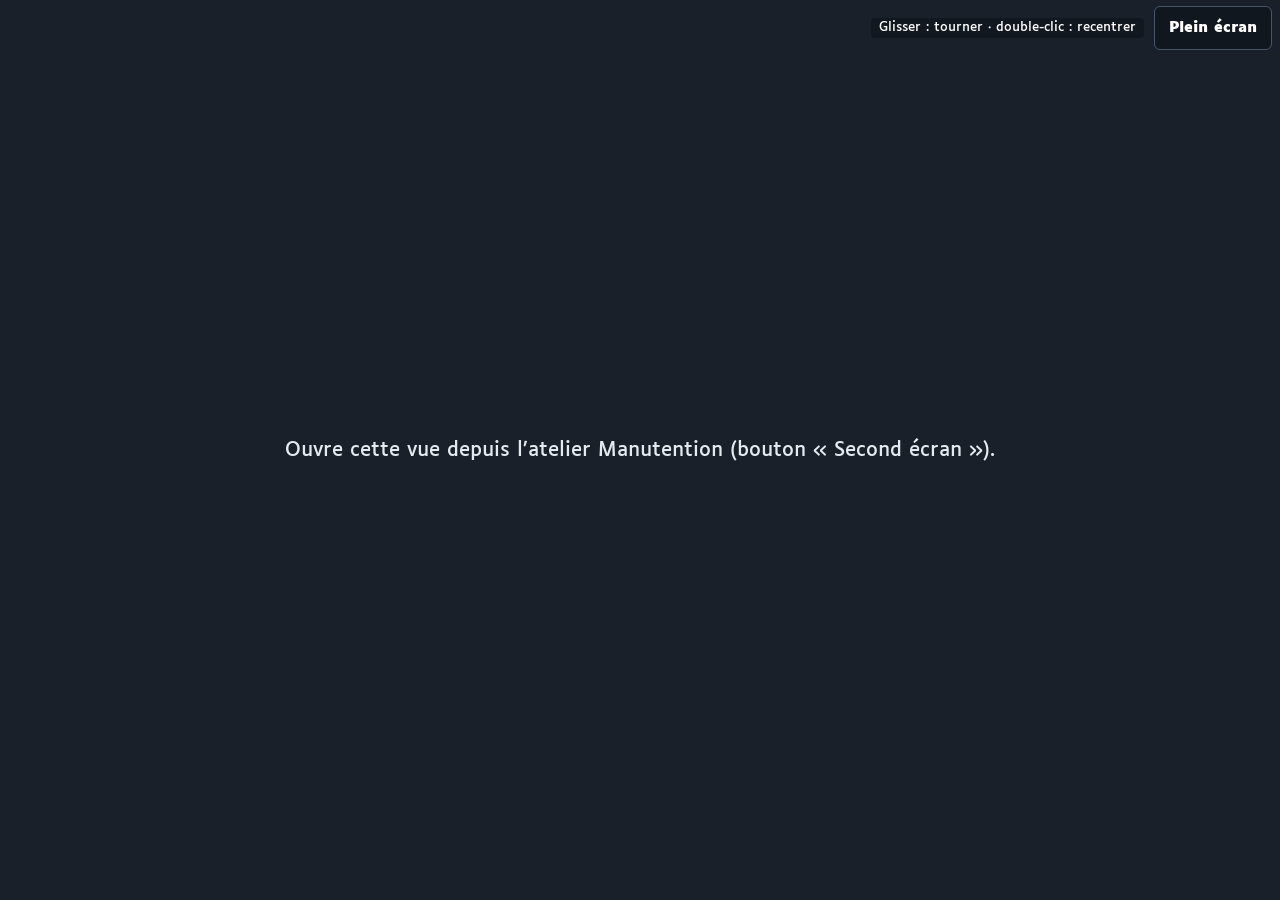
<file: vue.html>
<!DOCTYPE html>
<html lang="fr">
<head>
<meta charset="utf-8">
<meta name="viewport" content="width=device-width, initial-scale=1">
<title>Cody — Vue 3D</title>
<link rel="icon" href="data:,">
<link rel="stylesheet" href="tortue.css">
</head>
<!-- Vue 3D de l'atelier Manutention, ouverte sur un second écran par manutention.html (bouton « Second écran ») -->
<body class="page-vue">
<main class="vue-seule" id="vue">
  <canvas id="v-bras" class="vue-3d" role="img" aria-label="Bras de manutention en 3D" hidden></canvas>
  <canvas id="v-tri" class="vue-3d" role="img" aria-label="Centre de tri en 3D" hidden></canvas>
  <canvas id="v-pivot" class="vue-3d" role="img" aria-label="Bras pivotant en 3D" hidden></canvas>
  <canvas id="v-rail" class="vue-3d" role="img" aria-label="Bras pivotant sur rail en 3D" hidden></canvas>
  <p class="vue-titre" id="vue-titre"></p>
  <p class="vue-message" id="vue-message">Connexion à l'atelier…</p>
  <div class="vue-outils">
    <p class="aide-3d">Glisser : tourner · double-clic : recentrer</p>
    <button class="btn btn-mini" id="plein-ecran" type="button">Plein écran</button>
  </div>
</main>
<script src="js/three.min.js"></script>
<script src="js/commun-3d.js"></script>
<script src="js/manutention-decors.js"></script>
<script src="js/manutention-3d.js"></script>
<script src="js/tri-3d.js"></script>
<script src="js/pivot-3d.js"></script>
<script src="js/vue-ecran.js"></script>
</body>
</html>
</file>
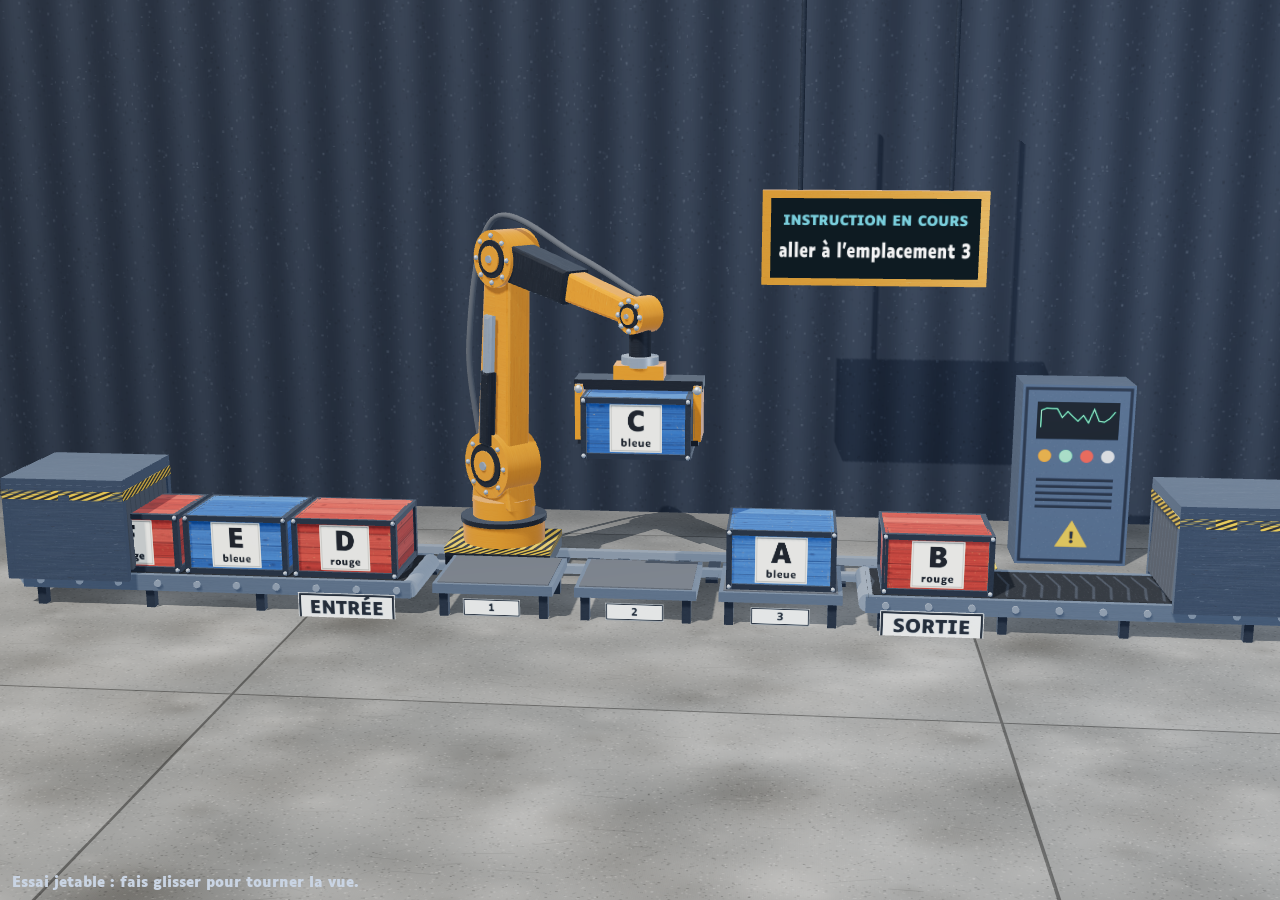
<file: docs/essais/bras-et-tapis.html>
<!DOCTYPE html>
<html lang="fr">
<head>
<meta charset="utf-8">
<title>Cody — essai bras et tapis (jetable)</title>
<link rel="icon" href="data:,">
<style>
  @font-face{font-family:Luciole;src:url(../../fonts/Luciole-Bold.woff2) format("woff2");font-weight:700}
  html,body{margin:0;height:100%;background:#1a2029;overflow:hidden}
  canvas{display:block;cursor:grab}
  p{position:fixed;left:12px;bottom:8px;margin:0;color:#c9d4e3;font:14px Luciole,sans-serif}
</style>
</head>
<body>
<p id="note">Essai jetable : fais glisser pour tourner la vue.</p>
<script src="../../js/three.min.js"></script>
<script>
(async () => {
await document.fonts.load("700 40px Luciole").catch(() => {});
const T = THREE;
const rendu = new T.WebGLRenderer({ antialias: true });
rendu.setPixelRatio(Math.min(devicePixelRatio, 2));
rendu.shadowMap.enabled = true;
rendu.shadowMap.type = T.PCFSoftShadowMap;
rendu.outputEncoding = T.sRGBEncoding;
rendu.toneMapping = T.ACESFilmicToneMapping;
rendu.toneMappingExposure = .86;
document.body.prepend(rendu.domElement);
const monde = new T.Scene();
monde.background = new T.Color(0x1a2029);
monde.fog = new T.Fog(0x1a2029, 28, 55);

/* ---------- Textures dessinées dans le code ---------- */
let graine = 7;
const hasard = () => (graine = (graine * 16807) % 2147483647) / 2147483647;
function texture(l, h, dessin, rx = 1, ry = 1, couleur = true) {
  const c = document.createElement("canvas"); c.width = l; c.height = h;
  dessin(c.getContext("2d"), l, h);
  const t = new T.CanvasTexture(c);
  t.wrapS = t.wrapT = T.RepeatWrapping; t.repeat.set(rx, ry);
  t.anisotropy = rendu.capabilities.getMaxAnisotropy();
  if (couleur) t.encoding = T.sRGBEncoding;
  return t;
}
function grain(g, l, h, n, a, taille = 2) {
  for (let i = 0; i < n; i++) {
    g.fillStyle = hasard() > .5 ? `rgba(255,255,255,${hasard() * a})` : `rgba(0,0,0,${hasard() * a})`;
    g.fillRect(hasard() * l, hasard() * h, 1 + hasard() * taille, 1 + hasard() * taille);
  }
}
function rayures(g, l, h, n, coul, long = 40) {
  g.strokeStyle = coul;
  for (let i = 0; i < n; i++) {
    const x = hasard() * l, y = hasard() * h;
    g.lineWidth = .4 + hasard();
    g.beginPath(); g.moveTo(x, y); g.lineTo(x + (hasard() - .5) * long, y + (hasard() - .5) * long * .3); g.stroke();
  }
}
const beton = texture(1024, 1024, (g, l, h) => {
  g.fillStyle = "#8b8e90"; g.fillRect(0, 0, l, h);
  for (let i = 0; i < 260; i++) {
    const x = hasard() * l, y = hasard() * h, r = 20 + hasard() * 130;
    const d = g.createRadialGradient(x, y, 0, x, y, r), v = hasard() > .5 ? "255,255,255" : "40,36,30";
    d.addColorStop(0, `rgba(${v},.10)`); d.addColorStop(1, `rgba(${v},0)`);
    g.fillStyle = d; g.fillRect(x - r, y - r, 2 * r, 2 * r);
  }
  grain(g, l, h, 26000, .22);
  rayures(g, l, h, 160, "rgba(40,40,40,.18)", 120);
  g.strokeStyle = "rgba(30,30,30,.45)"; g.lineWidth = 4; g.strokeRect(0, 0, l, h);
}, 5, 3);
const tole = texture(512, 512, (g, l, h) => {
  for (let x = 0; x < l; x++) {
    const v = 60 + Math.sin(x / l * Math.PI * 16) * 8;
    g.fillStyle = `rgb(${v - 8},${v},${v + 12})`; g.fillRect(x, 0, 1, h);
  }
  grain(g, l, h, 5000, .10);
}, 6, 2);
const acier = (base, usure = 1) => texture(512, 512, (g, l, h) => {
  g.fillStyle = base; g.fillRect(0, 0, l, h);
  for (let i = 0; i < 1800; i++) {
    g.fillStyle = `rgba(${hasard() > .5 ? "255,255,255" : "0,0,0"},${hasard() * .06})`;
    g.fillRect(hasard() * l, hasard() * h, 40 + hasard() * 160, 1);
  }
  grain(g, l, h, 3500, .12);
  rayures(g, l, h, 70 * usure, "rgba(225,230,235,.35)");
  rayures(g, l, h, 40 * usure, "rgba(60,35,15,.35)");
});
const metal = (carte, m = .65, r = .45) => new T.MeshStandardMaterial({ map: carte, metalness: m, roughness: r });
const ACIER = metal(acier("#6f7c8c")), SOMBRE = metal(acier("#39424e"), .6, .55), CLAIR = metal(acier("#b9c0c8", .5), .85, .3);
const PETROLE = metal(acier("#157884"), .4, .45), CAOUTCHOUC = new T.MeshStandardMaterial({ color: 0x15171a, roughness: .9 });

/* ---------- Reflets : un petit atelier virtuel pour éclairer les métaux ---------- */
const pmrem = new T.PMREMGenerator(rendu), reflets = new T.Scene();
reflets.background = new T.Color(0x59636f);
for (const [x, y, z, l, h] of [[0, 9, 0, 14, 3], [-9, 4, 4, 3, 8], [9, 5, 6, 3, 6]]) {
  const p = new T.Mesh(new T.PlaneGeometry(l, h), new T.MeshBasicMaterial({ color: 0xffffff, side: T.DoubleSide }));
  p.position.set(x, y, z); p.lookAt(0, 0, 0); reflets.add(p);
}
monde.environment = pmrem.fromScene(reflets, .04).texture;

/* ---------- Outils ---------- */
function objet(geo, mat, x, y, z, parent = monde) {
  const m = new T.Mesh(geo, mat); m.position.set(x, y, z);
  m.castShadow = m.receiveShadow = true; parent.add(m); return m;
}
const bloc = (l, h, p, mat, x, y, z, parent) => objet(new T.BoxGeometry(l, h, p), mat, x, y, z, parent);
const cyl = (r, h, mat, x, y, z, parent, n = 24) => objet(new T.CylinderGeometry(r, r, h, n), mat, x, y, z, parent);
const boulon = (x, y, z) => { cyl(.055, .06, CLAIR, x, y, z, monde, 6).rotation.x = Math.PI / 2; };

/* ---------- Décor ---------- */
const sol = objet(new T.PlaneGeometry(60, 30), new T.MeshStandardMaterial({ map: beton, color: 0xa9a39a, roughness: .95, envMapIntensity: .35 }), 0, 0, 0);
sol.rotation.x = -Math.PI / 2;
objet(new T.PlaneGeometry(60, 22), new T.MeshStandardMaterial({ map: tole, metalness: .35, roughness: .65 }), 0, 11, -7);
const danger = (rx, ry) => texture(256, 256, (g, l, h) => {
  g.fillStyle = "#e0a81e"; g.fillRect(0, 0, l, h); g.fillStyle = "#22262c";
  for (let i = -l; i < l * 2; i += 128) { g.beginPath(); g.moveTo(i, 0); g.lineTo(i + 64, 0); g.lineTo(i - h + 64, h); g.lineTo(i - h, h); g.fill(); }
  grain(g, l, h, 2500, .3);
}, rx, ry);
const peint = (rx, ry) => new T.MeshStandardMaterial({ map: danger(rx, ry), roughness: .75 });
function plaque(texte, l = 1.1) {
  const t = texture(512, 160, (g, w, h) => {
    g.fillStyle = "#e9ebe6"; g.fillRect(0, 0, w, h); grain(g, w, h, 900, .12);
    g.strokeStyle = "#20262e"; g.lineWidth = 12; g.strokeRect(10, 10, w - 20, h - 20);
    g.fillStyle = "#20262e"; g.font = "700 96px Luciole, sans-serif"; g.textAlign = "center"; g.textBaseline = "middle";
    g.fillText(texte, w / 2, h / 2 + 6);
  });
  return [new T.PlaneGeometry(l, l * .3125), new T.MeshStandardMaterial({ map: t, roughness: .6 })];
}

const L = 1.85, H = 1.1, P = 1.5;
function bois(g, l, h, teinte) {
  g.fillStyle = teinte; g.fillRect(0, 0, l, h);
  const n = 4, e = h / n;
  for (let i = 0; i < n; i++) {
    g.fillStyle = `rgba(${hasard() > .5 ? "255,255,255" : "0,0,0"},${.03 + hasard() * .07})`; g.fillRect(0, i * e, l, e);
    for (let k = 0; k < 26; k++) {
      const y = i * e + hasard() * e;
      g.strokeStyle = `rgba(30,15,5,${.08 + hasard() * .2})`; g.lineWidth = .6 + hasard() * 1.8;
      g.beginPath(); g.moveTo(0, y);
      for (let x = 0; x <= l; x += 40) g.lineTo(x, y + Math.sin(x / 90 + k) * 3 * hasard());
      g.stroke();
    }
    for (let k = 0; k < 2; k++) {
      const x = hasard() * l, y = i * e + e * (.25 + hasard() * .5);
      for (let r = 12; r > 2; r -= 3) { g.strokeStyle = "rgba(35,18,6,.28)"; g.beginPath(); g.ellipse(x, y, r * 1.8, r * .6, 0, 0, 7); g.stroke(); }
    }
    g.fillStyle = "rgba(0,0,0,.5)"; g.fillRect(0, i * e, l, 4);
    g.fillStyle = "rgba(255,255,255,.16)"; g.fillRect(0, i * e + 4, l, 2);
  }
  /* Peinture écaillée : le bois nu réapparaît */
  for (let i = 0; i < 150; i++) {
    const bord = hasard() > .35;
    const x = bord ? (hasard() > .5 ? hasard() * 40 : l - hasard() * 40) : hasard() * l, y = hasard() * h;
    g.fillStyle = `rgba(184,140,88,${.25 + hasard() * .5})`;
    g.beginPath(); g.ellipse(x, y, 1 + hasard() * 7, .8 + hasard() * 2.5, hasard() * .5, 0, 7); g.fill();
  }
  rayures(g, l, h, 90, "rgba(240,225,200,.28)", 70);
  grain(g, l, h, 7000, .14);
}
function faceCaisse(teinte, lettre, nom) {
  return new T.MeshStandardMaterial({ roughness: .72, metalness: .05, map: texture(740, 440, (g, l, h) => {
    bois(g, l, h, teinte);
    if (!lettre) return;
    const x = l / 2 - 185, y = h / 2 - 170;
    g.fillStyle = "#efeadb"; g.fillRect(x, y, 370, 340); grain(g, l, h, 900, .1);
    g.strokeStyle = "rgba(30,30,30,.55)"; g.lineWidth = 5; g.strokeRect(x + 10, y + 10, 350, 320);
    g.fillStyle = "#191d24"; g.textAlign = "center"; g.textBaseline = "middle";
    g.font = "700 200px Luciole, sans-serif"; g.fillText(lettre, l / 2, y + 135);
    g.font = "700 76px Luciole, sans-serif"; g.fillText(nom, l / 2, y + 280);
  }) });
}
function caisse(x, y, teinte, lettre, nom) {
  const g = new T.Group(); g.position.set(x, y, 0); monde.add(g);
  const nu = faceCaisse(teinte), marque = faceCaisse(teinte, lettre, nom);
  bloc(L, H, P, [nu, nu, nu, nu, marque, nu], 0, H / 2, 0, g);
  const e = .1;
  for (const sy of [e / 2, H - e / 2]) for (const sz of [-P / 2, P / 2]) bloc(L + .04, e, e, SOMBRE, 0, sy, sz, g);
  for (const sy of [e / 2, H - e / 2]) for (const sx of [-L / 2, L / 2]) bloc(e, e, P + .04, SOMBRE, sx, sy, 0, g);
  for (const sx of [-L / 2, L / 2]) for (const sz of [-P / 2, P / 2]) {
    bloc(e, H, e, SOMBRE, sx, H / 2, sz, g);
    for (const sy of [e / 2, H - e / 2]) objet(new T.SphereGeometry(.042, 12, 10), CLAIR, sx, sy, sz + Math.sign(sz) * .052, g);
  }
}

/* ---------- Postes : trois piles au centre ---------- */
function pied(x, z, h) { bloc(.16, h, .16, SOMBRE, x, h / 2, z); }
for (const [nom, x] of [["1", -2.6], ["2", 0], ["3", 2.6]]) {
  bloc(2.2, .18, 1.85, ACIER, x, .55, 0);
  bloc(2.04, .02, 1.7, CAOUTCHOUC, x, .65, 0);
  for (const dx of [-.92, .92]) for (const dz of [-.75, .75]) pied(x + dx, dz, .48);
  objet(...plaque(nom, 1.05), x, .24, 1.0);
}

/* ---------- Tapis roulants ---------- */
const bande = texture(512, 128, (g, l, h) => {
  g.fillStyle = "#1d2024"; g.fillRect(0, 0, l, h);
  g.strokeStyle = "#33383f"; g.lineWidth = 10;
  for (let x = 0; x < l; x += 64) { g.beginPath(); g.moveTo(x, 8); g.lineTo(x + 26, h / 2); g.lineTo(x, h - 8); g.stroke(); }
  grain(g, l, h, 2500, .12);
}, 3, 1);
function tapis(x0, x1, nom) {
  const l = x1 - x0, m = (x0 + x1) / 2;
  bloc(l, .1, 1.62, new T.MeshStandardMaterial({ map: bande, roughness: .85 }), m, .6, 0);
  for (const z of [-.9, .9]) {
    bloc(l + .1, .3, .12, ACIER, m, .5, z);
    for (let x = x0 + .3; x < x1; x += .75) cyl(.065, .06, CLAIR, x, .5, z + Math.sign(z) * .07, monde, 16).rotation.x = Math.PI / 2;
  }
  for (let x = x0 + .25; x <= x1; x += 2.1) for (const z of [-.8, .8]) pied(x, z, .45);
  for (const x of [x0, x1]) cyl(.17, 1.7, CLAIR, x, .5, 0).rotation.x = Math.PI / 2;
  objet(...plaque(nom, 1.8), nom === "ENTRÉE" ? x1 - 1.1 : x0 + 1.1, .18, 1.12);
}
tapis(-11.4, -4.15, "ENTRÉE");
tapis(4.15, 11.4, "SORTIE");

/* Capots : les caisses suivantes sont cachées, comme dans l'exercice */
function capot(x, sens) {
  const G = metal(acier("#4a5666"), .55, .5);
  bloc(2.3, .22, 2.2, G, x, 2.35, 0);
  bloc(2.3, 1.8, .14, G, x, 1.45, 1.04);
  bloc(2.3, 1.8, .14, G, x, 1.45, -1.04);
  bloc(.14, 1.8, 2.2, G, x - sens * 1.08, 1.45, 0);
  bloc(2.32, .18, 2.22, peint(5, 1), x, 2.16, 0);
  for (let z = -.85; z <= .86; z += .21) bloc(.05, 1.35, .17, CAOUTCHOUC, x + sens * 1.12, 1.4, z).rotation.z = sens * .03;
}
capot(-10.5, 1);
capot(10.5, -1);

/* ---------- Bras articulé sur un rail, derrière les postes ---------- */
const ORANGE = metal(acier("#e8860f", .7), .35, .42), NOIR = metal(acier("#2b3038"), .5, .5);
const RAIL = -2.45;
for (const dz of [-.55, .55]) bloc(13, .16, .18, CLAIR, 0, .14, RAIL + dz);
for (let x = -6.2; x <= 6.2; x += .62) bloc(.24, .07, 1.6, SOMBRE, x, .04, RAIL);
for (const x of [-6.55, 6.55]) bloc(.3, .45, 1.6, peint(1, 1), x, .25, RAIL);

const v = (x, y, z) => new T.Vector3(x, y, z);
/* Pièce allongée entre deux points, plus large au départ qu'à l'arrivée */
function segment(a, b, l0, l1, ep, mat) {
  const d = b.clone().sub(a), long = d.length();
  const forme = new T.Shape();
  forme.moveTo(-l0 / 2, 0); forme.lineTo(l0 / 2, 0); forme.lineTo(l1 / 2, long); forme.lineTo(-l1 / 2, long); forme.closePath();
  const geo = new T.ExtrudeGeometry(forme, { depth: ep, bevelEnabled: true, bevelSize: .06, bevelThickness: .06, bevelSegments: 2 });
  geo.translate(0, 0, -ep / 2);
  const uv = geo.attributes.uv;
  for (let i = 0; i < uv.count; i++) uv.setXY(i, uv.getX(i) * .45, uv.getY(i) * .45);
  const m = objet(geo, mat, a.x, a.y, a.z);
  const axeY = d.clone().normalize();
  const axeZ = normale.clone().sub(axeY.clone().multiplyScalar(normale.dot(axeY))).normalize();
  const axeX = axeY.clone().cross(axeZ);
  m.quaternion.setFromRotationMatrix(new T.Matrix4().makeBasis(axeX, axeY, axeZ));
  return m;
}
function articulation(p, r, ep) {
  const disque = (rayon, long, mat) => {
    const m = cyl(rayon, long, mat, p.x, p.y, p.z, monde, 40);
    m.quaternion.setFromUnitVectors(v(0, 1, 0), normale);
    return m;
  };
  disque(r, ep, ORANGE); disque(r * .66, ep + .08, NOIR); disque(r * .46, ep + .14, ORANGE); disque(r * .13, ep + .22, CLAIR);
  const cote = normale.clone().cross(v(0, 1, 0)).normalize();
  for (let k = 0; k < 8; k++) {
    const a = k * Math.PI / 4;
    const q = p.clone().add(cote.clone().multiplyScalar(Math.cos(a) * r * .82)).add(v(0, Math.sin(a) * r * .82, 0))
      .add(normale.clone().multiplyScalar(ep / 2 + .02));
    objet(new T.SphereGeometry(.05, 10, 8), CLAIR, q.x, q.y, q.z);
  }
}

/* Scène montrée : la pince tient la caisse C au-dessus de l'emplacement 2 */
const cible = { x: 0, dessous: 3.0 };
const sommet = cible.dessous + 1.1 + .02;
const base = v(cible.x - 3.0, 2.15, RAIL);
const poignet = v(cible.x, sommet + 1.35, 0);
const horiz = v(poignet.x - base.x, 0, poignet.z - base.z), r = horiz.length(), u = horiz.normalize();
const normale = u.clone().cross(v(0, 1, 0)).normalize();
if (normale.z < 0) normale.negate();
const L1 = 4.1, L2 = 3.7, dh = poignet.y - base.y, d = Math.min(Math.hypot(r, dh), L1 + L2 - .01);
const a0 = Math.atan2(dh, r), a1 = a0 + Math.acos((L1 * L1 + d * d - L2 * L2) / (2 * L1 * d));
const coude = base.clone().add(u.clone().multiplyScalar(L1 * Math.cos(a1))).add(v(0, L1 * Math.sin(a1), 0));
/* Chariot et colonne */
bloc(2.1, .34, 1.55, NOIR, base.x, .39, RAIL);
bloc(2.12, .12, 1.57, peint(6, 1), base.x, .52, RAIL);
cyl(.82, .42, ORANGE, base.x, .79, RAIL, monde, 40);
cyl(.86, .1, NOIR, base.x, 1.04, RAIL, monde, 40);
cyl(.62, .36, ORANGE, base.x, 1.27, RAIL, monde, 40);
segment(v(base.x, 1.35, RAIL), base, 1.05, .8, .62, ORANGE);
/* Bras, avant-bras, poignet */
segment(base, coude, .85, .6, .46, ORANGE);
const milieu = coude.clone().lerp(poignet, .52);
segment(coude, milieu, .62, .52, .52, NOIR);
segment(milieu, poignet, .44, .3, .34, ORANGE);
articulation(base, .66, .86);
articulation(coude, .55, .78);
articulation(poignet, .33, .52);
/* Vérin le long du bras */
const d0 = base.clone().lerp(coude, .12).add(normale.clone().multiplyScalar(.42));
const d1 = base.clone().lerp(coude, .72).add(normale.clone().multiplyScalar(.42));
segment(d0, d0.clone().lerp(d1, .55), .17, .17, .1, NOIR);
segment(d0.clone().lerp(d1, .5), d1, .1, .1, .06, CLAIR);
/* Câble */
const courbe = new T.CatmullRomCurve3([base.clone().add(v(-.5, .2, -.3)), base.clone().lerp(coude, .5).add(v(-.75, .35, -.2)),
  coude.clone().add(v(-.25, .75, -.1)), coude.clone().lerp(poignet, .55).add(v(0, .55, -.2)), poignet.clone().add(v(0, .3, -.25))]);
objet(new T.TubeGeometry(courbe, 80, .06, 8), CAOUTCHOUC, 0, 0, 0);
/* Pince verticale */
cyl(.2, poignet.y - (sommet + .45), NOIR, cible.x, (poignet.y + sommet + .45) / 2, 0);
cyl(.34, .18, CLAIR, cible.x, sommet + .52, 0);
bloc(.9, .26, .6, ORANGE, cible.x, sommet + .34, 0);
bloc(2.3, .18, .66, NOIR, cible.x, sommet + .13, 0);
for (const s of [-1, 1]) {
  bloc(.14, 1.0, .82, ORANGE, cible.x + s * 1.06, sommet - .36, 0);
  bloc(.07, .55, .68, CAOUTCHOUC, cible.x + s * .975, sommet - .56, 0);
  bloc(.26, .1, .82, NOIR, cible.x + s * .95, sommet - .89, 0);
  objet(new T.SphereGeometry(.09, 16, 12), CLAIR, cible.x + s * 1.06, sommet + .06, .36);
}

/* ---------- Décor : armoire de commande et écran ---------- */
const facade = texture(384, 640, (g, l, h) => {
  g.fillStyle = "#46566b"; g.fillRect(0, 0, l, h); grain(g, l, h, 3000, .1);
  g.strokeStyle = "#222b38"; g.lineWidth = 10; g.strokeRect(14, 14, l - 28, h - 28);
  g.fillStyle = "#101820"; g.fillRect(52, 60, 280, 130);
  g.strokeStyle = "#54e0a0"; g.lineWidth = 4; g.beginPath(); g.moveTo(66, 150);
  for (let x = 66; x < 320; x += 18) g.lineTo(x, 150 - hasard() * 70);
  g.stroke();
  for (let i = 0; i < 4; i++) { g.fillStyle = ["#e8860f", "#54e0a0", "#d8453a", "#d9dee5"][i]; g.beginPath(); g.arc(85 + i * 72, 250, 22, 0, 7); g.fill(); }
  g.fillStyle = "#222b38"; for (let y = 330; y < 450; y += 24) g.fillRect(60, y, 264, 10);
  g.fillStyle = "#e0a81e"; g.beginPath(); g.moveTo(192, 480); g.lineTo(248, 575); g.lineTo(136, 575); g.fill();
  g.fillStyle = "#222b38"; g.font = "700 56px Luciole, sans-serif"; g.textAlign = "center"; g.fillText("!", 192, 562);
});
const cote = metal(acier("#3d4a5c"), .4, .6);
bloc(2.2, 3.7, 1.1, [cote, cote, cote, cote, new T.MeshStandardMaterial({ map: facade, roughness: .6 }), cote], 8.4, 1.85, -4.2);
const message = texture(768, 300, (g, l, h) => {
  g.fillStyle = "#0d1b22"; g.fillRect(0, 0, l, h);
  g.fillStyle = "#7fd8e6"; g.textAlign = "center"; g.textBaseline = "middle";
  g.font = "700 50px Luciole, sans-serif"; g.fillText("INSTRUCTION EN COURS", l / 2, 86);
  g.fillStyle = "#ffffff"; g.font = "700 74px Luciole, sans-serif"; g.fillText("aller à l'emplacement 3", l / 2, 200, l - 60);
});
bloc(4.5, 1.9, .28, ORANGE, 4.3, 6.5, -4.4);
objet(new T.PlaneGeometry(4.15, 1.6), new T.MeshBasicMaterial({ map: message, toneMapped: false }), 4.3, 6.5, -4.24);
for (const dx of [-1.5, 1.5]) cyl(.05, 5, SOMBRE, 4.3 + dx, 9.9, -4.45);

/* ---------- Caisses ---------- */
const BLEU = "#2f66ad", ROUGE = "#b23b2e";
caisse(-5.35, .66, ROUGE, "D", "rouge");
caisse(-7.4, .66, BLEU, "E", "bleue");
caisse(-9.45, .66, ROUGE, "F", "rouge");
caisse(2.6, .66, BLEU, "A", "bleue");
caisse(5.35, .66, ROUGE, "B", "rouge");
caisse(cible.x, cible.dessous, BLEU, "C", "bleue");

/* ---------- Lumières ---------- */
monde.add(new T.HemisphereLight(0xdfe9f5, 0x40382c, .45));
const soleil = new T.DirectionalLight(0xfff1dd, 1.35);
soleil.position.set(-6, 14, 9); soleil.castShadow = true;
soleil.shadow.mapSize.set(2048, 2048); soleil.shadow.bias = -.0004; soleil.shadow.radius = 4;
Object.assign(soleil.shadow.camera, { left: -15, right: 15, top: 13, bottom: -6, near: 1, far: 40 });
monde.add(soleil);
const appoint = new T.PointLight(0x9fc4ff, .5, 30); appoint.position.set(9, 6, 5); monde.add(appoint);


/* ---------- Caméra ---------- */
const camera = new T.PerspectiveCamera(32, 1, .1, 120);
let angle = .1, hauteur = .21;
function dessiner() {
  const l = innerWidth, h = innerHeight;
  rendu.setSize(l, h);
  camera.aspect = l / h;
  const dist = Math.max(19, 40.5 / camera.aspect);
  camera.position.set(Math.sin(angle) * dist * Math.cos(hauteur), 3.2 + Math.sin(hauteur) * dist, Math.cos(angle) * dist * Math.cos(hauteur));
  camera.lookAt(0, 3.0, 0);
  camera.updateProjectionMatrix();
  rendu.render(monde, camera);
}
let glisse = null;
rendu.domElement.addEventListener("pointerdown", (e) => { glisse = [e.clientX, e.clientY]; rendu.domElement.setPointerCapture(e.pointerId); });
rendu.domElement.addEventListener("pointermove", (e) => {
  if (!glisse) return;
  angle = Math.max(-.7, Math.min(.7, angle - (e.clientX - glisse[0]) * .004));
  hauteur = Math.max(.03, Math.min(.6, hauteur + (e.clientY - glisse[1]) * .003));
  glisse = [e.clientX, e.clientY]; dessiner();
});
rendu.domElement.addEventListener("pointerup", () => { glisse = null; });
addEventListener("resize", dessiner);
dessiner();
})();
</script>
</body>
</html>
</file>
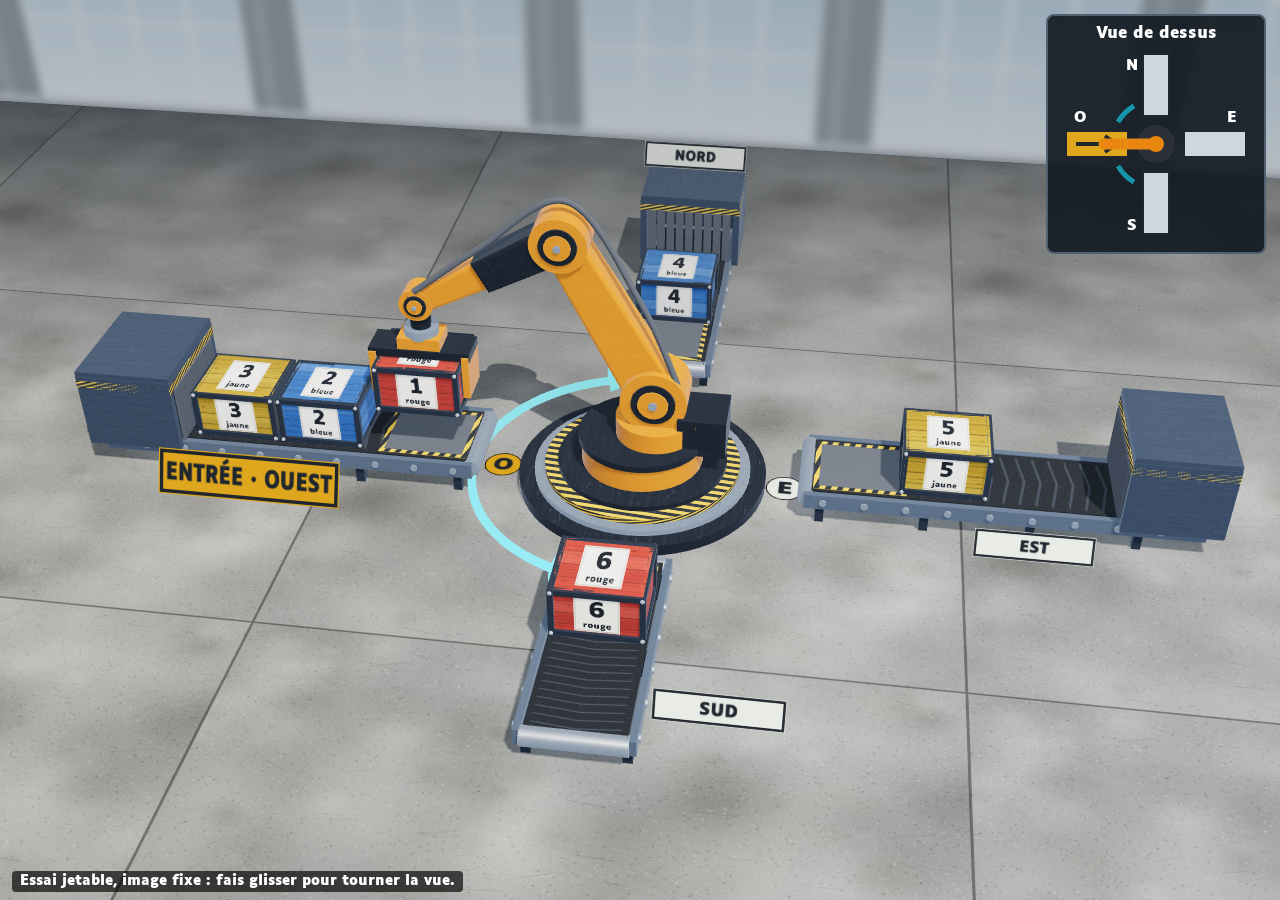
<file: docs/essais/bras-pivotant.html>
<!DOCTYPE html>
<html lang="fr">
<head>
<meta charset="utf-8">
<title>Cody — essai bras pivotant (jetable)</title>
<link rel="icon" href="data:,">
<style>
  @font-face{font-family:Luciole;src:url(../../fonts/Luciole-Bold.woff2) format("woff2");font-weight:700}
  html,body{margin:0;height:100%;background:#1a2029;overflow:hidden;font-family:Luciole,sans-serif}
  canvas{display:block;width:100vw;height:100vh;cursor:grab}
  aside{position:fixed;right:14px;top:14px;width:200px;background:#101820e6;border:2px solid #51606f;border-radius:8px;padding:8px;color:#fff;text-align:center;font-weight:700}
  aside svg{width:100%;display:block}
  p{position:fixed;left:12px;bottom:8px;margin:0;color:#fff;background:#000a;padding:2px 8px;border-radius:4px;font-size:14px}
</style>
</head>
<body>
<canvas id="vue"></canvas>
<aside>Vue de dessus<svg viewBox="-100 -100 200 200" aria-label="Vue de dessus">
  <g fill="#cfd6de" stroke="#20262e" stroke-width="2"><rect x="-13" y="-90" width="26" height="62"/><rect x="28" y="-13" width="62" height="26"/><rect x="-13" y="28" width="26" height="62"/></g>
  <rect x="-90" y="-13" width="62" height="26" fill="#e0a81e" stroke="#20262e" stroke-width="2"/>
  <path d="M-80 0h40m-11-8 11 8-11 8" fill="none" stroke="#20262e" stroke-width="4"/>
  <circle r="19" fill="#2b3038"/><path d="M0 0H-52" stroke="#e8860f" stroke-width="11" stroke-linecap="round"/><circle r="8" fill="#e8860f"/>
  <path d="M-38-22A44 44 0 0 1-22-38M-38 22A44 44 0 0 0-22 38" fill="none" stroke="#1795aa" stroke-width="5"/>
  <g fill="#fff" font-size="15" text-anchor="middle"><text x="-24" y="-74">N</text><text x="76" y="-22">E</text><text x="-24" y="86">S</text><text x="-76" y="-22">O</text></g>
</svg></aside>
<p>Essai jetable, image fixe : fais glisser pour tourner la vue.</p>
<script src="../../js/three.min.js"></script>
<script src="../../js/manutention-decors.js"></script>
<script>
(async () => {
await document.fonts.load("700 40px Luciole").catch(() => {});
const toile = document.getElementById("vue");
const T = window.THREE;
const rendu = new T.WebGLRenderer({ canvas: toile, antialias: true });
rendu.setPixelRatio(Math.min(devicePixelRatio, 1.5));
rendu.shadowMap.enabled = true;
rendu.shadowMap.type = T.PCFSoftShadowMap;
rendu.outputEncoding = T.sRGBEncoding;
rendu.toneMapping = T.ACESFilmicToneMapping;
rendu.toneMappingExposure = .86;
const monde = new T.Scene();
monde.background = new T.Color(0x1a2029);
monde.fog = new T.Fog(0x1a2029, 28, 55);

/* ---------- Textures dessinées dans le code ---------- */
let graine = 7;
const hasard = () => (graine = (graine * 16807) % 2147483647) / 2147483647;
function texture(l, h, dessin, rx = 1, ry = 1, couleur = true) {
  const c = document.createElement("canvas"); c.width = l; c.height = h;
  dessin(c.getContext("2d"), l, h);
  const t = new T.CanvasTexture(c);
  t.wrapS = t.wrapT = T.RepeatWrapping; t.repeat.set(rx, ry);
  t.anisotropy = rendu.capabilities.getMaxAnisotropy();
  if (couleur) t.encoding = T.sRGBEncoding;
  return t;
}
function grain(g, l, h, n, a, taille = 2) {
  for (let i = 0; i < n; i++) {
    g.fillStyle = hasard() > .5 ? `rgba(255,255,255,${hasard() * a})` : `rgba(0,0,0,${hasard() * a})`;
    g.fillRect(hasard() * l, hasard() * h, 1 + hasard() * taille, 1 + hasard() * taille);
  }
}
function rayures(g, l, h, n, coul, long = 40) {
  g.strokeStyle = coul;
  for (let i = 0; i < n; i++) {
    const x = hasard() * l, y = hasard() * h;
    g.lineWidth = .4 + hasard();
    g.beginPath(); g.moveTo(x, y); g.lineTo(x + (hasard() - .5) * long, y + (hasard() - .5) * long * .3); g.stroke();
  }
}
const beton = texture(1024, 1024, (g, l, h) => {
  g.fillStyle = "#8b8e90"; g.fillRect(0, 0, l, h);
  for (let i = 0; i < 260; i++) {
    const x = hasard() * l, y = hasard() * h, r = 20 + hasard() * 130;
    const d = g.createRadialGradient(x, y, 0, x, y, r), v = hasard() > .5 ? "255,255,255" : "40,36,30";
    d.addColorStop(0, `rgba(${v},.10)`); d.addColorStop(1, `rgba(${v},0)`);
    g.fillStyle = d; g.fillRect(x - r, y - r, 2 * r, 2 * r);
  }
  grain(g, l, h, 26000, .22);
  rayures(g, l, h, 160, "rgba(40,40,40,.18)", 120);
  g.strokeStyle = "rgba(30,30,30,.45)"; g.lineWidth = 4; g.strokeRect(0, 0, l, h);
}, 5, 3);
const acier = (base, usure = 1) => texture(512, 512, (g, l, h) => {
  g.fillStyle = base; g.fillRect(0, 0, l, h);
  for (let i = 0; i < 1800; i++) {
    g.fillStyle = `rgba(${hasard() > .5 ? "255,255,255" : "0,0,0"},${hasard() * .06})`;
    g.fillRect(hasard() * l, hasard() * h, 40 + hasard() * 160, 1);
  }
  grain(g, l, h, 3500, .12);
  rayures(g, l, h, 70 * usure, "rgba(225,230,235,.35)");
  rayures(g, l, h, 40 * usure, "rgba(60,35,15,.35)");
});
const metal = (carte, m = .65, r = .45) => new T.MeshStandardMaterial({ map: carte, metalness: m, roughness: r });
const ACIER = metal(acier("#6f7c8c")), SOMBRE = metal(acier("#39424e"), .6, .55), CLAIR = metal(acier("#b9c0c8", .5), .85, .3);
const PETROLE = metal(acier("#157884"), .4, .45), CAOUTCHOUC = new T.MeshStandardMaterial({ color: 0x15171a, roughness: .9 });

/* ---------- Reflets : un petit atelier virtuel pour éclairer les métaux ---------- */
const pmrem = new T.PMREMGenerator(rendu), reflets = new T.Scene();
reflets.background = new T.Color(0x59636f);
for (const [x, y, z, l, h] of [[0, 9, 0, 14, 3], [-9, 4, 4, 3, 8], [9, 5, 6, 3, 6]]) {
  const p = new T.Mesh(new T.PlaneGeometry(l, h), new T.MeshBasicMaterial({ color: 0xffffff, side: T.DoubleSide }));
  p.position.set(x, y, z); p.lookAt(0, 0, 0); reflets.add(p);
}
monde.environment = pmrem.fromScene(reflets, .04).texture;

/* ---------- Outils ---------- */
function objet(geo, mat, x, y, z, parent = monde) {
  const m = new T.Mesh(geo, mat); m.position.set(x, y, z);
  m.castShadow = m.receiveShadow = true; parent.add(m); return m;
}
const bloc = (l, h, p, mat, x, y, z, parent) => objet(new T.BoxGeometry(l, h, p), mat, x, y, z, parent);
const cyl = (r, h, mat, x, y, z, parent, n = 24) => objet(new T.CylinderGeometry(r, r, h, n), mat, x, y, z, parent);
const boulon = (x, y, z) => { cyl(.055, .06, CLAIR, x, y, z, monde, 6).rotation.x = Math.PI / 2; };

/* ---------- Décor ---------- */
const matSol = new T.MeshStandardMaterial({ map: beton, color: 0xa9a39a, roughness: .95, envMapIntensity: .35 });
const sol = objet(new T.PlaneGeometry(60, 30), matSol, 0, 0, 0);
sol.rotation.x = -Math.PI / 2;
/* Fond : un décor peint par niveau (manutention-decors.js), non éclairé pour garder ses couleurs.
   Chaque texture n'est dessinée qu'à sa première utilisation. */
const matFond = new T.MeshBasicMaterial({ toneMapped: false, fog: false });
const fond = new T.Mesh(new T.PlaneGeometry(60, 22), matFond);
fond.position.set(0, 11, -7);
monde.add(fond);
const fonds = new Map();
let decorAffiche = -1;
function decorer(i) {
  const n = i % window.Decors.liste.length;
  if (n === decorAffiche) return;
  decorAffiche = n;
  let t = fonds.get(n);
  if (!t) {
    t = new T.CanvasTexture(window.Decors.peindre(n));
    t.encoding = T.sRGBEncoding;
    t.anisotropy = rendu.capabilities.getMaxAnisotropy();
    fonds.set(n, t);
  }
  matFond.map = t;
  matFond.needsUpdate = true;
  matSol.color.setHex(window.Decors.liste[n].sol);
}
const danger = (rx, ry) => texture(256, 256, (g, l, h) => {
  g.fillStyle = "#e0a81e"; g.fillRect(0, 0, l, h); g.fillStyle = "#22262c";
  for (let i = -l; i < l * 2; i += 128) { g.beginPath(); g.moveTo(i, 0); g.lineTo(i + 64, 0); g.lineTo(i - h + 64, h); g.lineTo(i - h, h); g.fill(); }
  grain(g, l, h, 2500, .3);
}, rx, ry);
const peint = (rx, ry) => new T.MeshStandardMaterial({ map: danger(rx, ry), roughness: .75 });
function plaque(texte, l = 1.1) {
  const t = texture(512, 160, (g, w, h) => {
    g.fillStyle = "#e9ebe6"; g.fillRect(0, 0, w, h); grain(g, w, h, 900, .12);
    g.strokeStyle = "#20262e"; g.lineWidth = 12; g.strokeRect(10, 10, w - 20, h - 20);
    g.fillStyle = "#20262e"; g.font = "700 96px Luciole, sans-serif"; g.textAlign = "center"; g.textBaseline = "middle";
    g.fillText(texte, w / 2, h / 2 + 6);
  });
  return [new T.PlaneGeometry(l, l * .3125), new T.MeshStandardMaterial({ map: t, roughness: .6 })];
}

const L = 1.5, H = .95, P = 1.3;
function bois(g, l, h, teinte) {
  g.fillStyle = teinte; g.fillRect(0, 0, l, h);
  const n = 4, e = h / n;
  for (let i = 0; i < n; i++) {
    g.fillStyle = `rgba(${hasard() > .5 ? "255,255,255" : "0,0,0"},${.03 + hasard() * .07})`; g.fillRect(0, i * e, l, e);
    for (let k = 0; k < 26; k++) {
      const y = i * e + hasard() * e;
      g.strokeStyle = `rgba(30,15,5,${.08 + hasard() * .2})`; g.lineWidth = .6 + hasard() * 1.8;
      g.beginPath(); g.moveTo(0, y);
      for (let x = 0; x <= l; x += 40) g.lineTo(x, y + Math.sin(x / 90 + k) * 3 * hasard());
      g.stroke();
    }
    for (let k = 0; k < 2; k++) {
      const x = hasard() * l, y = i * e + e * (.25 + hasard() * .5);
      for (let r = 12; r > 2; r -= 3) { g.strokeStyle = "rgba(35,18,6,.28)"; g.beginPath(); g.ellipse(x, y, r * 1.8, r * .6, 0, 0, 7); g.stroke(); }
    }
    g.fillStyle = "rgba(0,0,0,.5)"; g.fillRect(0, i * e, l, 4);
    g.fillStyle = "rgba(255,255,255,.16)"; g.fillRect(0, i * e + 4, l, 2);
  }
  /* Peinture écaillée : le bois nu réapparaît */
  for (let i = 0; i < 150; i++) {
    const bord = hasard() > .35;
    const x = bord ? (hasard() > .5 ? hasard() * 40 : l - hasard() * 40) : hasard() * l, y = hasard() * h;
    g.fillStyle = `rgba(184,140,88,${.25 + hasard() * .5})`;
    g.beginPath(); g.ellipse(x, y, 1 + hasard() * 7, .8 + hasard() * 2.5, hasard() * .5, 0, 7); g.fill();
  }
  rayures(g, l, h, 90, "rgba(240,225,200,.28)", 70);
  grain(g, l, h, 7000, .14);
}
function faceCaisse(teinte, lettre, nom) {
  return new T.MeshStandardMaterial({ roughness: .72, metalness: .05, map: texture(740, 440, (g, l, h) => {
    bois(g, l, h, teinte);
    if (!lettre) return;
    const x = l / 2 - 185, y = h / 2 - 170;
    g.fillStyle = "#efeadb"; g.fillRect(x, y, 370, 340); grain(g, l, h, 900, .1);
    g.strokeStyle = "rgba(30,30,30,.55)"; g.lineWidth = 5; g.strokeRect(x + 10, y + 10, 350, 320);
    g.fillStyle = "#191d24"; g.textAlign = "center"; g.textBaseline = "middle";
    g.font = "700 200px Luciole, sans-serif"; g.fillText(lettre, l / 2, y + 135);
    g.font = "700 76px Luciole, sans-serif"; g.fillText(nom, l / 2, y + 280);
  }) });
}
function fabriquerCaisse(teinte, lettre, nom) {
  const g = new T.Group(); monde.add(g);
  const nu = faceCaisse(teinte), marque = faceCaisse(teinte, lettre, nom);
  bloc(L, H, P, [nu, nu, marque, nu, marque, nu], 0, H / 2, 0, g);
  const e = .1;
  for (const sy of [e / 2, H - e / 2]) for (const sz of [-P / 2, P / 2]) bloc(L + .04, e, e, SOMBRE, 0, sy, sz, g);
  for (const sy of [e / 2, H - e / 2]) for (const sx of [-L / 2, L / 2]) bloc(e, e, P + .04, SOMBRE, sx, sy, 0, g);
  for (const sx of [-L / 2, L / 2]) for (const sz of [-P / 2, P / 2]) {
    bloc(e, H, e, SOMBRE, sx, H / 2, sz, g);
    for (const sy of [e / 2, H - e / 2]) objet(new T.SphereGeometry(.042, 12, 10), CLAIR, sx, sy, sz + Math.sign(sz) * .052, g);
  }
  return g;
}

/* ---------- Caisses : fabriquées à la première utilisation, puis réutilisées ---------- */
const TEINTES = { bleu: ["#2f66ad", "bleue"], rouge: ["#b23b2e", "rouge"], jaune: ["#a67f0c", "jaune"], vert: ["#2f7a49", "verte"] };
const stock = new Map();
function placer(c, x, y) {
  const cle = c.l + "-" + c.c;
  let g = stock.get(cle);
  if (!g) {
    graine = 7 + cle.charCodeAt(0) * 31 + cle.length; /* même usure à chaque affichage */
    g = fabriquerCaisse(TEINTES[c.c][0], c.l, TEINTES[c.c][1]);
    stock.set(cle, g);
  }
  g.position.set(x, y, 0);
  g.visible = true;
}



/* ---------- Quatre tapis en croix ; construits vers l'est puis pivotés ---------- */
const bandeTex = () => texture(512, 128, (g, l, h) => {
  g.fillStyle = "#1d2024"; g.fillRect(0, 0, l, h);
  g.strokeStyle = "#33383f"; g.lineWidth = 10;
  for (let x = 0; x < l; x += 64) { g.beginPath(); g.moveTo(x, 8); g.lineTo(x + 26, h / 2); g.lineTo(x, h - 8); g.stroke(); }
  grain(g, l, h, 2500, .12);
}, 3, 1);
const DEBUT = 3.15, FIN = { O: 10.2, E: 10.2, N: 9.0, S: 7.4 }, CAP = { E: 0, N: Math.PI / 2, O: Math.PI, S: -Math.PI / 2 };
const au = (dir, r) => [Math.cos(CAP[dir]) * r, -Math.sin(CAP[dir]) * r];
for (const dir of ["O", "N", "E", "S"]) {
  const g = new T.Group(); g.rotation.y = CAP[dir]; monde.add(g);
  const x1 = FIN[dir], l = x1 - DEBUT, m = (x1 + DEBUT) / 2;
  bloc(l, .1, 1.62, new T.MeshStandardMaterial({ map: bandeTex(), roughness: .85 }), m, .6, 0, g);
  for (const z of [-.9, .9]) {
    bloc(l + .1, .3, .12, ACIER, m, .5, z, g);
    for (let x = DEBUT + .3; x < x1; x += .75) cyl(.065, .06, CLAIR, x, .5, z + Math.sign(z) * .07, g, 16).rotation.x = Math.PI / 2;
  }
  for (let x = DEBUT + .25; x <= x1; x += 1.9) for (const z of [-.8, .8]) bloc(.16, .45, .16, SOMBRE, x, .225, z, g);
  for (const x of [DEBUT, x1]) cyl(.17, 1.7, CLAIR, x, .5, 0, g).rotation.x = Math.PI / 2;
  /* Zone de prise / dépose */
  bloc(1.7, .02, 1.5, peint(4, 1), DEBUT + .95, .652, 0, g);
  bloc(1.5, .022, 1.3, CAOUTCHOUC, DEBUT + .95, .655, 0, g);
  /* Capot au bout (pas au sud : il masquerait le bras) */
  if (dir !== "S") {
    const G = metal(acier("#4a5666"), .55, .5), x = x1 - .6;
    bloc(1.8, .2, 2.2, G, x, 2.05, 0, g);
    for (const z of [1.04, -1.04]) bloc(1.8, 1.5, .14, G, x, 1.3, z, g);
    bloc(.14, 1.5, 2.2, G, x + .84, 1.3, 0, g);
    bloc(1.82, .16, 2.22, peint(4, 1), x, 1.88, 0, g);
    for (let z = -.85; z <= .86; z += .21) bloc(.05, 1.15, .17, CAOUTCHOUC, x - .92, 1.25, z, g);
  }
}

/* Panneaux de destination, toujours face à la caméra */
function panneau(texte, x, y, z, l, entree) {
  const t = texture(640, 160, (g, w, h) => {
    g.fillStyle = entree ? "#e0a81e" : "#e9ebe6"; g.fillRect(0, 0, w, h); grain(g, w, h, 900, .12);
    g.strokeStyle = "#20262e"; g.lineWidth = 12; g.strokeRect(10, 10, w - 20, h - 20);
    g.fillStyle = "#20262e"; g.font = "700 82px Luciole, sans-serif"; g.textAlign = "center"; g.textBaseline = "middle";
    g.fillText(texte, w / 2, h / 2 + 6, w - 50);
  });
  const p = new T.Mesh(new T.PlaneGeometry(l, l / 4), new T.MeshBasicMaterial({ map: t, toneMapped: false }));
  p.position.set(x, y, z); p.rotation.x = -.45; monde.add(p);
}
panneau("ENTRÉE · OUEST", -7.2, .45, 1.65, 3.5, true);
panneau("NORD", 0, 2.75, -8.4, 2.3);
panneau("EST", 7.2, .45, 1.65, 2.1);
panneau("SUD", 2.1, .45, 6.4, 2.1);

function caisse(numero, couleur, dir, r, y = .66) {
  graine = 7 + numero * 97;
  const g = fabriquerCaisse(TEINTES[couleur][0], String(numero), TEINTES[couleur][1]);
  const [x, z] = au(dir, r); g.position.set(x, y, z); return g;
}

/* ---------- Plateau tournant gradué ---------- */
const NOIR = metal(acier("#2b3038"), .5, .5), ORANGE = metal(acier("#e8860f", .7), .35, .42);
cyl(2.35, .22, NOIR, 0, .11, 0, monde, 64);
cyl(2.05, .12, CLAIR, 0, .27, 0, monde, 64);
cyl(1.85, .14, peint(10, 1), 0, .36, 0, monde, 64);
cyl(1.6, .16, NOIR, 0, .45, 0, monde, 64);
for (const dir of ["O", "N", "E", "S"]) {
  const t = texture(128, 128, (g) => {
    g.fillStyle = dir === "O" ? "#e0a81e" : "#e9ebe6"; g.beginPath(); g.arc(64, 64, 60, 0, 7); g.fill();
    g.fillStyle = "#20262e"; g.font = "700 84px Luciole, sans-serif"; g.textAlign = "center"; g.textBaseline = "middle"; g.fillText(dir, 64, 70);
  });
  const p = new T.Mesh(new T.CircleGeometry(.36, 32), new T.MeshBasicMaterial({ map: t, toneMapped: false }));
  const [x, z] = au(dir, 2.72); p.rotation.x = -Math.PI / 2; p.position.set(x, .03, z); monde.add(p);
}
/* Flèches de rotation autour du socle (entre deux tapis) */
function fleche(a0, a1) {
  const mat = new T.MeshBasicMaterial({ color: 0x4fd6e8, toneMapped: false });
  const pts = [];
  for (let i = 0; i <= 30; i++) { const a = a0 + (a1 - a0) * i / 30; pts.push(new T.Vector3(Math.cos(a) * 3.25, .12, -Math.sin(a) * 3.25)); }
  monde.add(new T.Mesh(new T.TubeGeometry(new T.CatmullRomCurve3(pts), 40, .085, 10), mat));
  const cone = new T.Mesh(new T.ConeGeometry(.27, .6, 20), mat);
  const dir = pts[30].clone().sub(pts[29]).normalize();
  cone.position.copy(pts[30]); cone.quaternion.setFromUnitVectors(new T.Vector3(0, 1, 0), dir); monde.add(cone);
}
const rad = (d) => d * Math.PI / 180;
fleche(rad(170), rad(105));   /* ouest vers nord */
fleche(rad(190), rad(255));   /* ouest vers sud */

/* ---------- Bras articulé pivotant, ici face à l'entrée ---------- */
const bras = new T.Group(); bras.rotation.y = CAP.O; monde.add(bras);
cyl(1.15, .5, ORANGE, 0, .76, 0, bras, 48);
cyl(1.2, .12, NOIR, 0, 1.06, 0, bras, 48);
cyl(.75, .4, ORANGE, -.25, 1.3, 0, bras, 40);
bloc(.9, .75, 1.0, NOIR, -1.15, 1.35, 0, bras);          /* contrepoids */
const v = (x, y, z = 0) => new T.Vector3(x, y, z);
function segment(a, b, l0, l1, ep, mat) {
  const long = a.distanceTo(b), f = new T.Shape();
  f.moveTo(-l0 / 2, 0); f.lineTo(l0 / 2, 0); f.lineTo(l1 / 2, long); f.lineTo(-l1 / 2, long); f.closePath();
  const geo = new T.ExtrudeGeometry(f, { depth: ep, bevelEnabled: true, bevelSize: .06, bevelThickness: .06, bevelSegments: 2 });
  geo.translate(0, 0, -ep / 2);
  const uv = geo.attributes.uv;
  for (let i = 0; i < uv.count; i++) uv.setXY(i, uv.getX(i) * .45, uv.getY(i) * .45);
  const m = objet(geo, mat, a.x, a.y, a.z, bras);
  m.quaternion.setFromUnitVectors(v(0, 1), b.clone().sub(a).normalize());
  return m;
}
function articulation(p, r, ep) {
  for (const [ray, long, mat] of [[r, ep, ORANGE], [r * .66, ep + .08, NOIR], [r * .46, ep + .14, ORANGE], [r * .13, ep + .22, CLAIR]])
    cyl(ray, long, mat, p.x, p.y, p.z, bras, 40).rotation.x = Math.PI / 2;
}
const PRISE = DEBUT + .95, SOMMET = 1.55 + H;             /* caisse tout juste soulevée */
const epaule = v(-.25, 2.0), poignet = v(PRISE, SOMMET + 1.1), L1 = 3.5, L2 = 3.05;
const dx = poignet.x - epaule.x, dy = poignet.y - epaule.y, d = Math.min(Math.hypot(dx, dy), L1 + L2 - .01);
const a1 = Math.atan2(dy, dx) + Math.acos((L1 * L1 + d * d - L2 * L2) / (2 * L1 * d));
const coude = v(epaule.x + L1 * Math.cos(a1), epaule.y + L1 * Math.sin(a1));
segment(v(-.25, 1.4), epaule, 1.0, .8, .62, ORANGE);
segment(epaule, coude, .85, .6, .46, ORANGE);
segment(coude, coude.clone().lerp(poignet, .52), .62, .52, .52, NOIR);
segment(coude.clone().lerp(poignet, .52), poignet, .44, .3, .34, ORANGE);
const dec = v(0, 0, .42);
segment(epaule.clone().lerp(coude, .12).add(dec), epaule.clone().lerp(coude, .72).add(dec), .17, .17, .1, NOIR);
articulation(epaule, .62, .84); articulation(coude, .52, .76); articulation(poignet, .31, .5);
const trajet = new T.CatmullRomCurve3([epaule.clone().add(v(-.5, .2, -.3)), epaule.clone().lerp(coude, .5).add(v(-.6, .4, -.2)),
  coude.clone().add(v(-.1, .75, -.1)), coude.clone().lerp(poignet, .55).add(v(0, .55, -.2)), poignet.clone().add(v(0, .3, -.25))]);
objet(new T.TubeGeometry(trajet, 60, .06, 8), CAOUTCHOUC, 0, 0, 0, bras);
const pince = new T.Group(); pince.position.set(PRISE, SOMMET, 0); bras.add(pince);
cyl(.19, .75, NOIR, 0, .75, 0, pince);
cyl(.32, .18, CLAIR, 0, .47, 0, pince);
bloc(.8, .24, .6, ORANGE, 0, .3, 0, pince);
bloc(1.9, .16, .66, NOIR, 0, .11, 0, pince);
for (const s of [-1, 1]) {
  bloc(.13, .85, .76, ORANGE, s * .87, -.3, 0, pince);
  bloc(.07, .48, .62, CAOUTCHOUC, s * .79, -.48, 0, pince);
}

/* ---------- Caisses : une tenue, la file à l'entrée, quelques-unes déjà expédiées ---------- */
caisse(1, "rouge", "O", PRISE, SOMMET - H);
caisse(2, "bleu", "O", 6.05);
caisse(3, "jaune", "O", 7.7);
caisse(4, "bleu", "N", 5.4);
caisse(5, "jaune", "E", 5.6);
caisse(6, "rouge", "S", 4.6);

/* ---------- Lumières et caméra plongeante (les quatre directions restent visibles) ---------- */
monde.add(new T.HemisphereLight(0xdfe9f5, 0x40382c, .48));
const soleil = new T.DirectionalLight(0xfff1dd, 1.35);
soleil.position.set(5, 14, 8); soleil.castShadow = true;
soleil.shadow.mapSize.set(2048, 2048); soleil.shadow.bias = -.0004; soleil.shadow.radius = 4;
Object.assign(soleil.shadow.camera, { left: -15, right: 15, top: 13, bottom: -13, near: 1, far: 40 });
monde.add(soleil);
const appoint = new T.PointLight(0x9fc4ff, .5, 30); appoint.position.set(9, 6, 5); monde.add(appoint);
fond.position.set(0, 9, -17);
decorer(0);

const camera = new T.PerspectiveCamera(32, 1.6, .1, 120);
const DEPART = { angle: .14, hauteur: .62 };
let angle = DEPART.angle, hauteur = DEPART.hauteur;
const VISE = new T.Vector3(0, .9, .35);
function afficher() {
  const l = toile.clientWidth, h = toile.clientHeight;
  rendu.setSize(l, h, false); camera.aspect = l / h;
  const dist = Math.max(23.5, 42 / camera.aspect);
  camera.position.set(Math.sin(angle) * dist * Math.cos(hauteur), VISE.y + Math.sin(hauteur) * dist, Math.cos(angle) * dist * Math.cos(hauteur));
  camera.lookAt(VISE); camera.updateProjectionMatrix(); rendu.render(monde, camera);
}
let glisse = null;
toile.addEventListener("pointerdown", (e) => { glisse = [e.clientX, e.clientY]; toile.setPointerCapture(e.pointerId); });
toile.addEventListener("pointermove", (e) => {
  if (!glisse) return;
  angle -= (e.clientX - glisse[0]) * .004;
  hauteur = Math.max(.1, Math.min(1.5, hauteur + (e.clientY - glisse[1]) * .003));
  glisse = [e.clientX, e.clientY]; afficher();
});
toile.addEventListener("pointerup", () => { glisse = null; });
toile.addEventListener("dblclick", () => { ({ angle, hauteur } = DEPART); afficher(); });
addEventListener("resize", afficher);
afficher();

})();
</script>
</body>
</html>
</file>
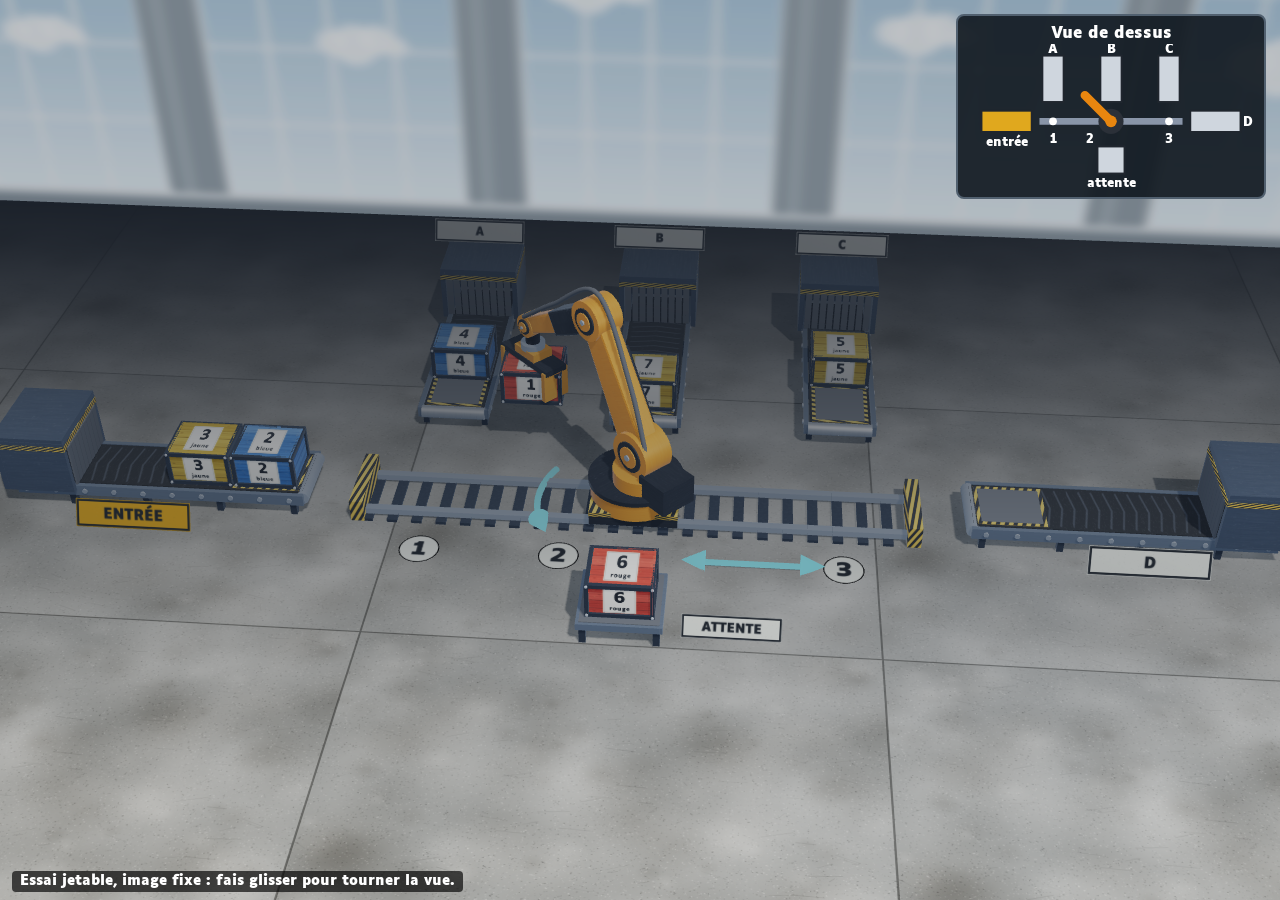
<file: docs/essais/bras-sur-rail.html>
<!DOCTYPE html>
<html lang="fr">
<head>
<meta charset="utf-8">
<title>Cody — essai bras pivotant sur rail (jetable)</title>
<link rel="icon" href="data:,">
<style>
  @font-face{font-family:Luciole;src:url(../../fonts/Luciole-Bold.woff2) format("woff2");font-weight:700}
  html,body{margin:0;height:100%;background:#1a2029;overflow:hidden;font-family:Luciole,sans-serif}
  canvas{display:block;width:100vw;height:100vh;cursor:grab}
  aside{position:fixed;right:14px;top:14px;width:290px;background:#101820e6;border:2px solid #51606f;border-radius:8px;padding:8px;color:#fff;text-align:center;font-weight:700}
  aside svg{width:100%;display:block}
  p{position:fixed;left:12px;bottom:8px;margin:0;color:#fff;background:#000a;padding:2px 8px;border-radius:4px;font-size:14px}
</style>
</head>
<body>
<canvas id="vue"></canvas>
<aside>Vue de dessus<svg viewBox="-150 -80 300 150" aria-label="Vue de dessus">
  <g fill="#cfd6de" stroke="#20262e" stroke-width="2"><rect x="-71" y="-68" width="22" height="48"/><rect x="-11" y="-68" width="22" height="48"/><rect x="49" y="-68" width="22" height="48"/><rect x="82" y="-11" width="52" height="22"/><rect x="-14" y="26" width="28" height="28"/></g>
  <rect x="-134" y="-11" width="52" height="22" fill="#e0a81e" stroke="#20262e" stroke-width="2"/>
  <path d="M-74 0H74" stroke="#8995a8" stroke-width="7"/>
  <g fill="#fff"><circle cx="-60" r="4"/><circle cx="60" r="4"/></g>
  <circle r="13" fill="#2b3038"/><path d="M0 0L-27-27" stroke="#e8860f" stroke-width="9" stroke-linecap="round"/><circle r="6" fill="#e8860f"/>
  <g fill="#fff" font-size="13" text-anchor="middle"><text x="-60" y="-71">A</text><text y="-71">B</text><text x="60" y="-71">C</text><text x="142" y="5">D</text><text y="68">attente</text><text x="-108" y="26">entrée</text><text x="-60" y="22">1</text><text x="-22" y="22">2</text><text x="60" y="22">3</text></g>
</svg></aside>
<p>Essai jetable, image fixe : fais glisser pour tourner la vue.</p>
<script src="../../js/three.min.js"></script>
<script src="../../js/manutention-decors.js"></script>
<script>
(async () => {
await document.fonts.load("700 40px Luciole").catch(() => {});
const toile = document.getElementById("vue");
const T = window.THREE;
const rendu = new T.WebGLRenderer({ canvas: toile, antialias: true });
rendu.setPixelRatio(Math.min(devicePixelRatio, 1.5));
rendu.shadowMap.enabled = true;
rendu.shadowMap.type = T.PCFSoftShadowMap;
rendu.outputEncoding = T.sRGBEncoding;
rendu.toneMapping = T.ACESFilmicToneMapping;
rendu.toneMappingExposure = .86;
const monde = new T.Scene();
monde.background = new T.Color(0x1a2029);
monde.fog = new T.Fog(0x1a2029, 28, 55);

/* ---------- Textures dessinées dans le code ---------- */
let graine = 7;
const hasard = () => (graine = (graine * 16807) % 2147483647) / 2147483647;
function texture(l, h, dessin, rx = 1, ry = 1, couleur = true) {
  const c = document.createElement("canvas"); c.width = l; c.height = h;
  dessin(c.getContext("2d"), l, h);
  const t = new T.CanvasTexture(c);
  t.wrapS = t.wrapT = T.RepeatWrapping; t.repeat.set(rx, ry);
  t.anisotropy = rendu.capabilities.getMaxAnisotropy();
  if (couleur) t.encoding = T.sRGBEncoding;
  return t;
}
function grain(g, l, h, n, a, taille = 2) {
  for (let i = 0; i < n; i++) {
    g.fillStyle = hasard() > .5 ? `rgba(255,255,255,${hasard() * a})` : `rgba(0,0,0,${hasard() * a})`;
    g.fillRect(hasard() * l, hasard() * h, 1 + hasard() * taille, 1 + hasard() * taille);
  }
}
function rayures(g, l, h, n, coul, long = 40) {
  g.strokeStyle = coul;
  for (let i = 0; i < n; i++) {
    const x = hasard() * l, y = hasard() * h;
    g.lineWidth = .4 + hasard();
    g.beginPath(); g.moveTo(x, y); g.lineTo(x + (hasard() - .5) * long, y + (hasard() - .5) * long * .3); g.stroke();
  }
}
const beton = texture(1024, 1024, (g, l, h) => {
  g.fillStyle = "#8b8e90"; g.fillRect(0, 0, l, h);
  for (let i = 0; i < 260; i++) {
    const x = hasard() * l, y = hasard() * h, r = 20 + hasard() * 130;
    const d = g.createRadialGradient(x, y, 0, x, y, r), v = hasard() > .5 ? "255,255,255" : "40,36,30";
    d.addColorStop(0, `rgba(${v},.10)`); d.addColorStop(1, `rgba(${v},0)`);
    g.fillStyle = d; g.fillRect(x - r, y - r, 2 * r, 2 * r);
  }
  grain(g, l, h, 26000, .22);
  rayures(g, l, h, 160, "rgba(40,40,40,.18)", 120);
  g.strokeStyle = "rgba(30,30,30,.45)"; g.lineWidth = 4; g.strokeRect(0, 0, l, h);
}, 5, 3);
const acier = (base, usure = 1) => texture(512, 512, (g, l, h) => {
  g.fillStyle = base; g.fillRect(0, 0, l, h);
  for (let i = 0; i < 1800; i++) {
    g.fillStyle = `rgba(${hasard() > .5 ? "255,255,255" : "0,0,0"},${hasard() * .06})`;
    g.fillRect(hasard() * l, hasard() * h, 40 + hasard() * 160, 1);
  }
  grain(g, l, h, 3500, .12);
  rayures(g, l, h, 70 * usure, "rgba(225,230,235,.35)");
  rayures(g, l, h, 40 * usure, "rgba(60,35,15,.35)");
});
const metal = (carte, m = .65, r = .45) => new T.MeshStandardMaterial({ map: carte, metalness: m, roughness: r });
const ACIER = metal(acier("#6f7c8c")), SOMBRE = metal(acier("#39424e"), .6, .55), CLAIR = metal(acier("#b9c0c8", .5), .85, .3);
const PETROLE = metal(acier("#157884"), .4, .45), CAOUTCHOUC = new T.MeshStandardMaterial({ color: 0x15171a, roughness: .9 });

/* ---------- Reflets : un petit atelier virtuel pour éclairer les métaux ---------- */
const pmrem = new T.PMREMGenerator(rendu), reflets = new T.Scene();
reflets.background = new T.Color(0x59636f);
for (const [x, y, z, l, h] of [[0, 9, 0, 14, 3], [-9, 4, 4, 3, 8], [9, 5, 6, 3, 6]]) {
  const p = new T.Mesh(new T.PlaneGeometry(l, h), new T.MeshBasicMaterial({ color: 0xffffff, side: T.DoubleSide }));
  p.position.set(x, y, z); p.lookAt(0, 0, 0); reflets.add(p);
}
monde.environment = pmrem.fromScene(reflets, .04).texture;

/* ---------- Outils ---------- */
function objet(geo, mat, x, y, z, parent = monde) {
  const m = new T.Mesh(geo, mat); m.position.set(x, y, z);
  m.castShadow = m.receiveShadow = true; parent.add(m); return m;
}
const bloc = (l, h, p, mat, x, y, z, parent) => objet(new T.BoxGeometry(l, h, p), mat, x, y, z, parent);
const cyl = (r, h, mat, x, y, z, parent, n = 24) => objet(new T.CylinderGeometry(r, r, h, n), mat, x, y, z, parent);
const boulon = (x, y, z) => { cyl(.055, .06, CLAIR, x, y, z, monde, 6).rotation.x = Math.PI / 2; };

/* ---------- Décor ---------- */
const matSol = new T.MeshStandardMaterial({ map: beton, color: 0xa9a39a, roughness: .95, envMapIntensity: .35 });
const sol = objet(new T.PlaneGeometry(60, 30), matSol, 0, 0, 0);
sol.rotation.x = -Math.PI / 2;
/* Fond : un décor peint par niveau (manutention-decors.js), non éclairé pour garder ses couleurs.
   Chaque texture n'est dessinée qu'à sa première utilisation. */
const matFond = new T.MeshBasicMaterial({ toneMapped: false, fog: false });
const fond = new T.Mesh(new T.PlaneGeometry(60, 22), matFond);
fond.position.set(0, 11, -7);
monde.add(fond);
const fonds = new Map();
let decorAffiche = -1;
function decorer(i) {
  const n = i % window.Decors.liste.length;
  if (n === decorAffiche) return;
  decorAffiche = n;
  let t = fonds.get(n);
  if (!t) {
    t = new T.CanvasTexture(window.Decors.peindre(n));
    t.encoding = T.sRGBEncoding;
    t.anisotropy = rendu.capabilities.getMaxAnisotropy();
    fonds.set(n, t);
  }
  matFond.map = t;
  matFond.needsUpdate = true;
  matSol.color.setHex(window.Decors.liste[n].sol);
}
const danger = (rx, ry) => texture(256, 256, (g, l, h) => {
  g.fillStyle = "#e0a81e"; g.fillRect(0, 0, l, h); g.fillStyle = "#22262c";
  for (let i = -l; i < l * 2; i += 128) { g.beginPath(); g.moveTo(i, 0); g.lineTo(i + 64, 0); g.lineTo(i - h + 64, h); g.lineTo(i - h, h); g.fill(); }
  grain(g, l, h, 2500, .3);
}, rx, ry);
const peint = (rx, ry) => new T.MeshStandardMaterial({ map: danger(rx, ry), roughness: .75 });
function plaque(texte, l = 1.1) {
  const t = texture(512, 160, (g, w, h) => {
    g.fillStyle = "#e9ebe6"; g.fillRect(0, 0, w, h); grain(g, w, h, 900, .12);
    g.strokeStyle = "#20262e"; g.lineWidth = 12; g.strokeRect(10, 10, w - 20, h - 20);
    g.fillStyle = "#20262e"; g.font = "700 96px Luciole, sans-serif"; g.textAlign = "center"; g.textBaseline = "middle";
    g.fillText(texte, w / 2, h / 2 + 6);
  });
  return [new T.PlaneGeometry(l, l * .3125), new T.MeshStandardMaterial({ map: t, roughness: .6 })];
}

const L = 1.5, H = .95, P = 1.3;
function bois(g, l, h, teinte) {
  g.fillStyle = teinte; g.fillRect(0, 0, l, h);
  const n = 4, e = h / n;
  for (let i = 0; i < n; i++) {
    g.fillStyle = `rgba(${hasard() > .5 ? "255,255,255" : "0,0,0"},${.03 + hasard() * .07})`; g.fillRect(0, i * e, l, e);
    for (let k = 0; k < 26; k++) {
      const y = i * e + hasard() * e;
      g.strokeStyle = `rgba(30,15,5,${.08 + hasard() * .2})`; g.lineWidth = .6 + hasard() * 1.8;
      g.beginPath(); g.moveTo(0, y);
      for (let x = 0; x <= l; x += 40) g.lineTo(x, y + Math.sin(x / 90 + k) * 3 * hasard());
      g.stroke();
    }
    for (let k = 0; k < 2; k++) {
      const x = hasard() * l, y = i * e + e * (.25 + hasard() * .5);
      for (let r = 12; r > 2; r -= 3) { g.strokeStyle = "rgba(35,18,6,.28)"; g.beginPath(); g.ellipse(x, y, r * 1.8, r * .6, 0, 0, 7); g.stroke(); }
    }
    g.fillStyle = "rgba(0,0,0,.5)"; g.fillRect(0, i * e, l, 4);
    g.fillStyle = "rgba(255,255,255,.16)"; g.fillRect(0, i * e + 4, l, 2);
  }
  /* Peinture écaillée : le bois nu réapparaît */
  for (let i = 0; i < 150; i++) {
    const bord = hasard() > .35;
    const x = bord ? (hasard() > .5 ? hasard() * 40 : l - hasard() * 40) : hasard() * l, y = hasard() * h;
    g.fillStyle = `rgba(184,140,88,${.25 + hasard() * .5})`;
    g.beginPath(); g.ellipse(x, y, 1 + hasard() * 7, .8 + hasard() * 2.5, hasard() * .5, 0, 7); g.fill();
  }
  rayures(g, l, h, 90, "rgba(240,225,200,.28)", 70);
  grain(g, l, h, 7000, .14);
}
function faceCaisse(teinte, lettre, nom) {
  return new T.MeshStandardMaterial({ roughness: .72, metalness: .05, map: texture(740, 440, (g, l, h) => {
    bois(g, l, h, teinte);
    if (!lettre) return;
    const x = l / 2 - 185, y = h / 2 - 170;
    g.fillStyle = "#efeadb"; g.fillRect(x, y, 370, 340); grain(g, l, h, 900, .1);
    g.strokeStyle = "rgba(30,30,30,.55)"; g.lineWidth = 5; g.strokeRect(x + 10, y + 10, 350, 320);
    g.fillStyle = "#191d24"; g.textAlign = "center"; g.textBaseline = "middle";
    g.font = "700 200px Luciole, sans-serif"; g.fillText(lettre, l / 2, y + 135);
    g.font = "700 76px Luciole, sans-serif"; g.fillText(nom, l / 2, y + 280);
  }) });
}
function fabriquerCaisse(teinte, lettre, nom) {
  const g = new T.Group(); monde.add(g);
  const nu = faceCaisse(teinte), marque = faceCaisse(teinte, lettre, nom);
  bloc(L, H, P, [nu, nu, marque, nu, marque, nu], 0, H / 2, 0, g);
  const e = .1;
  for (const sy of [e / 2, H - e / 2]) for (const sz of [-P / 2, P / 2]) bloc(L + .04, e, e, SOMBRE, 0, sy, sz, g);
  for (const sy of [e / 2, H - e / 2]) for (const sx of [-L / 2, L / 2]) bloc(e, e, P + .04, SOMBRE, sx, sy, 0, g);
  for (const sx of [-L / 2, L / 2]) for (const sz of [-P / 2, P / 2]) {
    bloc(e, H, e, SOMBRE, sx, H / 2, sz, g);
    for (const sy of [e / 2, H - e / 2]) objet(new T.SphereGeometry(.042, 12, 10), CLAIR, sx, sy, sz + Math.sign(sz) * .052, g);
  }
  return g;
}

/* ---------- Caisses : fabriquées à la première utilisation, puis réutilisées ---------- */
const TEINTES = { bleu: ["#2f66ad", "bleue"], rouge: ["#b23b2e", "rouge"], jaune: ["#a67f0c", "jaune"], vert: ["#2f7a49", "verte"] };
const stock = new Map();
function placer(c, x, y) {
  const cle = c.l + "-" + c.c;
  let g = stock.get(cle);
  if (!g) {
    graine = 7 + cle.charCodeAt(0) * 31 + cle.length; /* même usure à chaque affichage */
    g = fabriquerCaisse(TEINTES[c.c][0], c.l, TEINTES[c.c][1]);
    stock.set(cle, g);
  }
  g.position.set(x, y, 0);
  g.visible = true;
}



/* ---------- Quatre tapis en croix ; construits vers l'est puis pivotés ---------- */
const bandeTex = () => texture(512, 128, (g, l, h) => {
  g.fillStyle = "#1d2024"; g.fillRect(0, 0, l, h);
  g.strokeStyle = "#33383f"; g.lineWidth = 10;
  for (let x = 0; x < l; x += 64) { g.beginPath(); g.moveTo(x, 8); g.lineTo(x + 26, h / 2); g.lineTo(x, h - 8); g.stroke(); }
  grain(g, l, h, 2500, .12);
}, 3, 1);
const DEBUT = 3.15, X = { 1: -5.2, 2: 0, 3: 5.2 };
const CAP = { E: 0, N: Math.PI / 2, O: Math.PI, S: -Math.PI / 2 };
function tapis(cran, dir, fin) {
  const g = new T.Group(); g.position.x = X[cran]; g.rotation.y = CAP[dir]; monde.add(g);
  const l = fin - DEBUT, m = (fin + DEBUT) / 2;
  bloc(l, .1, 1.62, new T.MeshStandardMaterial({ map: bandeTex(), roughness: .85 }), m, .6, 0, g);
  for (const z of [-.9, .9]) {
    bloc(l + .1, .3, .12, ACIER, m, .5, z, g);
    for (let x = DEBUT + .3; x < fin; x += .75) cyl(.065, .06, CLAIR, x, .5, z + Math.sign(z) * .07, g, 16).rotation.x = Math.PI / 2;
  }
  for (let x = DEBUT + .25; x <= fin; x += 1.9) for (const z of [-.8, .8]) bloc(.16, .45, .16, SOMBRE, x, .225, z, g);
  for (const x of [DEBUT, fin]) cyl(.17, 1.7, CLAIR, x, .5, 0, g).rotation.x = Math.PI / 2;
  bloc(1.7, .02, 1.5, peint(4, 1), DEBUT + .95, .652, 0, g);
  bloc(1.5, .022, 1.3, CAOUTCHOUC, DEBUT + .95, .655, 0, g);
  const G = metal(acier("#4a5666"), .55, .5), x = fin - .6;
  bloc(1.8, .2, 2.2, G, x, 2.05, 0, g);
  for (const z of [1.04, -1.04]) bloc(1.8, 1.5, .14, G, x, 1.3, z, g);
  bloc(.14, 1.5, 2.2, G, x + .84, 1.3, 0, g);
  bloc(1.82, .16, 2.22, peint(4, 1), x, 1.88, 0, g);
  for (let z = -.85; z <= .86; z += .21) bloc(.05, 1.15, .17, CAOUTCHOUC, x - .92, 1.25, z, g);
}
tapis(1, "O", 10.4); tapis(1, "N", 9.4); tapis(2, "N", 9.4); tapis(3, "N", 9.4); tapis(3, "E", 10.4);
/* Table d'attente au sud du cran 2 : une pile, on peut y reprendre les caisses */
bloc(2.0, .18, 1.9, ACIER, 0, .55, 4.1);
bloc(1.85, .02, 1.75, CAOUTCHOUC, 0, .65, 4.1);
for (const dx of [-.85, .85]) for (const dz of [-.78, .78]) bloc(.16, .48, .16, SOMBRE, dx, .24, 4.1 + dz);

/* Panneaux de destination, toujours face à la caméra */
function panneau(texte, x, y, z, l, entree) {
  const t = texture(640, 160, (g, w, h) => {
    g.fillStyle = entree ? "#e0a81e" : "#e9ebe6"; g.fillRect(0, 0, w, h); grain(g, w, h, 900, .12);
    g.strokeStyle = "#20262e"; g.lineWidth = 12; g.strokeRect(10, 10, w - 20, h - 20);
    g.fillStyle = "#20262e"; g.font = "700 82px Luciole, sans-serif"; g.textAlign = "center"; g.textBaseline = "middle";
    g.fillText(texte, w / 2, h / 2 + 6, w - 50);
  });
  const p = new T.Mesh(new T.PlaneGeometry(l, l / 4), new T.MeshBasicMaterial({ map: t, toneMapped: false }));
  p.position.set(x, y, z); p.rotation.x = -.45; monde.add(p);
}
panneau("ENTRÉE", -12.4, .45, 1.75, 2.9, true);
panneau("A", X[1], 3.05, -8.6, 2.6);
panneau("B", X[2], 3.05, -8.6, 2.6);
panneau("C", X[3], 3.05, -8.6, 2.6);
panneau("D", 12.4, .6, 1.85, 2.9);
panneau("ATTENTE", 2.55, .45, 4.7, 2.3);

function caisse(numero, couleur, dir, r, y = .66) {
  graine = 7 + numero * 97;
  const g = fabriquerCaisse(TEINTES[couleur][0], String(numero), TEINTES[couleur][1]);
  g.position.set(X[dir[1]] + Math.cos(CAP[dir[0]]) * r, y, -Math.sin(CAP[dir[0]]) * r); return g;
}

const NOIR = metal(acier("#2b3038"), .5, .5), ORANGE = metal(acier("#e8860f", .7), .35, .42);
for (const z of [-.7, .7]) bloc(13.6, .16, .2, CLAIR, 0, .16, z);
for (let x = -6.7; x <= 6.75; x += .62) bloc(.26, .08, 2.0, SOMBRE, x, .04, 0);
for (const x of [-6.95, 6.95]) bloc(.34, .6, 2.0, peint(1, 1), x, .3, 0);
for (const c of [1, 2, 3]) {
  const t = texture(128, 128, (g) => {
    g.fillStyle = "#e9ebe6"; g.beginPath(); g.arc(64, 64, 60, 0, 7); g.fill();
    g.fillStyle = "#20262e"; g.font = "700 84px Luciole, sans-serif"; g.textAlign = "center"; g.textBaseline = "middle"; g.fillText(String(c), 64, 70);
  });
  const p = new T.Mesh(new T.CircleGeometry(.5, 32), new T.MeshBasicMaterial({ map: t, toneMapped: false }));
  p.rotation.x = -Math.PI / 2; p.position.set(X[c] - (c === 2 ? 1.75 : 0), .03, 2.0); monde.add(p);
}
/* Double flèche de translation, devant le rail */
{
  const mat = new T.MeshBasicMaterial({ color: 0x4fd6e8, toneMapped: false });
  bloc(2.4, .05, .17, mat, 3.0, .06, 2.0);
  for (const s of [-1, 1]) { const c = new T.Mesh(new T.ConeGeometry(.27, .6, 20), mat); c.position.set(3.0 + s * 1.45, .1, 2.0); c.rotation.z = -s * Math.PI / 2; monde.add(c); }
}
/* Arc de rotation, au-dessus du chariot */
{
  const mat = new T.MeshBasicMaterial({ color: 0x4fd6e8, toneMapped: false }), pts = [];
  for (let i = 0; i <= 30; i++) { const a = (150 + 55 * i / 30) * Math.PI / 180; pts.push(new T.Vector3(Math.cos(a) * 2.5, .2, -Math.sin(a) * 2.5)); }
  for (const l of [pts, [...pts].reverse()]) {
    if (l !== pts) continue;
    monde.add(new T.Mesh(new T.TubeGeometry(new T.CatmullRomCurve3(l), 40, .085, 10), mat));
    const c = new T.Mesh(new T.ConeGeometry(.27, .6, 20), mat);
    c.position.copy(l[30]); c.quaternion.setFromUnitVectors(new T.Vector3(0, 1, 0), l[30].clone().sub(l[29]).normalize()); monde.add(c);
  }
}
bloc(2.2, .34, 2.0, NOIR, 0, .42, 0);
bloc(2.22, .12, 2.02, peint(6, 1), 0, .56, 0);

/* ---------- Bras articulé pivotant, ici face à l'entrée ---------- */
const bras = new T.Group(); bras.rotation.y = 135 * Math.PI / 180; monde.add(bras);
cyl(1.15, .5, ORANGE, 0, .76, 0, bras, 48);
cyl(1.2, .12, NOIR, 0, 1.06, 0, bras, 48);
cyl(.75, .4, ORANGE, -.25, 1.3, 0, bras, 40);
bloc(.9, .75, 1.0, NOIR, -1.15, 1.35, 0, bras);          /* contrepoids */
const v = (x, y, z = 0) => new T.Vector3(x, y, z);
function segment(a, b, l0, l1, ep, mat) {
  const long = a.distanceTo(b), f = new T.Shape();
  f.moveTo(-l0 / 2, 0); f.lineTo(l0 / 2, 0); f.lineTo(l1 / 2, long); f.lineTo(-l1 / 2, long); f.closePath();
  const geo = new T.ExtrudeGeometry(f, { depth: ep, bevelEnabled: true, bevelSize: .06, bevelThickness: .06, bevelSegments: 2 });
  geo.translate(0, 0, -ep / 2);
  const uv = geo.attributes.uv;
  for (let i = 0; i < uv.count; i++) uv.setXY(i, uv.getX(i) * .45, uv.getY(i) * .45);
  const m = objet(geo, mat, a.x, a.y, a.z, bras);
  m.quaternion.setFromUnitVectors(v(0, 1), b.clone().sub(a).normalize());
  return m;
}
function articulation(p, r, ep) {
  for (const [ray, long, mat] of [[r, ep, ORANGE], [r * .66, ep + .08, NOIR], [r * .46, ep + .14, ORANGE], [r * .13, ep + .22, CLAIR]])
    cyl(ray, long, mat, p.x, p.y, p.z, bras, 40).rotation.x = Math.PI / 2;
}
const PRISE = DEBUT + .95, SOMMET = 1.55 + H;             /* caisse tout juste soulevée */
const epaule = v(-.25, 2.0), poignet = v(PRISE, SOMMET + 1.1), L1 = 3.5, L2 = 3.05;
const dx = poignet.x - epaule.x, dy = poignet.y - epaule.y, d = Math.min(Math.hypot(dx, dy), L1 + L2 - .01);
const a1 = Math.atan2(dy, dx) + Math.acos((L1 * L1 + d * d - L2 * L2) / (2 * L1 * d));
const coude = v(epaule.x + L1 * Math.cos(a1), epaule.y + L1 * Math.sin(a1));
segment(v(-.25, 1.4), epaule, 1.0, .8, .62, ORANGE);
segment(epaule, coude, .85, .6, .46, ORANGE);
segment(coude, coude.clone().lerp(poignet, .52), .62, .52, .52, NOIR);
segment(coude.clone().lerp(poignet, .52), poignet, .44, .3, .34, ORANGE);
const dec = v(0, 0, .42);
segment(epaule.clone().lerp(coude, .12).add(dec), epaule.clone().lerp(coude, .72).add(dec), .17, .17, .1, NOIR);
articulation(epaule, .62, .84); articulation(coude, .52, .76); articulation(poignet, .31, .5);
const trajet = new T.CatmullRomCurve3([epaule.clone().add(v(-.5, .2, -.3)), epaule.clone().lerp(coude, .5).add(v(-.6, .4, -.2)),
  coude.clone().add(v(-.1, .75, -.1)), coude.clone().lerp(poignet, .55).add(v(0, .55, -.2)), poignet.clone().add(v(0, .3, -.25))]);
objet(new T.TubeGeometry(trajet, 60, .06, 8), CAOUTCHOUC, 0, 0, 0, bras);
const pince = new T.Group(); pince.position.set(PRISE, SOMMET, 0); bras.add(pince);
cyl(.19, .75, NOIR, 0, .75, 0, pince);
cyl(.32, .18, CLAIR, 0, .47, 0, pince);
bloc(.8, .24, .6, ORANGE, 0, .3, 0, pince);
bloc(1.9, .16, .66, NOIR, 0, .11, 0, pince);
for (const s of [-1, 1]) {
  bloc(.13, .85, .76, ORANGE, s * .87, -.3, 0, pince);
  bloc(.07, .48, .62, CAOUTCHOUC, s * .79, -.48, 0, pince);
}

/* ---------- Caisses : une tenue, la file à l'entrée, quelques-unes déjà expédiées ---------- */
caisse(1, "rouge", "N2", PRISE, SOMMET - H).position.set(-.7071 * PRISE, SOMMET - H, -.7071 * PRISE);
caisse(7, "jaune", "N2", PRISE);
caisse(2, "bleu", "O1", PRISE);
caisse(3, "jaune", "O1", 5.75);
caisse(4, "bleu", "N1", 5.2);
caisse(5, "jaune", "N3", 5.6);
caisse(6, "rouge", "S2", PRISE);

/* ---------- Lumières et caméra plongeante (les quatre directions restent visibles) ---------- */
monde.add(new T.HemisphereLight(0xdfe9f5, 0x40382c, .48));
const soleil = new T.DirectionalLight(0xfff1dd, 1.35);
soleil.position.set(5, 14, 8); soleil.castShadow = true;
soleil.shadow.mapSize.set(2048, 2048); soleil.shadow.bias = -.0004; soleil.shadow.radius = 4;
Object.assign(soleil.shadow.camera, { left: -19, right: 19, top: 15, bottom: -15, near: 1, far: 50 });
monde.add(soleil);
const appoint = new T.PointLight(0x9fc4ff, .5, 30); appoint.position.set(9, 6, 5); monde.add(appoint);
fond.position.set(0, 9, -21); fond.scale.set(1.4, 1.2, 1);
decorer(0);

const camera = new T.PerspectiveCamera(32, 1.6, .1, 120);
const DEPART = { angle: .08, hauteur: .66 };
let angle = DEPART.angle, hauteur = DEPART.hauteur;
const VISE = new T.Vector3(0, .9, -1.3);
function afficher() {
  const l = toile.clientWidth, h = toile.clientHeight;
  rendu.setSize(l, h, false); camera.aspect = l / h;
  const dist = Math.max(29.5, 56 / camera.aspect);
  camera.position.set(Math.sin(angle) * dist * Math.cos(hauteur), VISE.y + Math.sin(hauteur) * dist, Math.cos(angle) * dist * Math.cos(hauteur));
  camera.lookAt(VISE); camera.updateProjectionMatrix(); rendu.render(monde, camera);
}
let glisse = null;
toile.addEventListener("pointerdown", (e) => { glisse = [e.clientX, e.clientY]; toile.setPointerCapture(e.pointerId); });
toile.addEventListener("pointermove", (e) => {
  if (!glisse) return;
  angle -= (e.clientX - glisse[0]) * .004;
  hauteur = Math.max(.1, Math.min(1.5, hauteur + (e.clientY - glisse[1]) * .003));
  glisse = [e.clientX, e.clientY]; afficher();
});
toile.addEventListener("pointerup", () => { glisse = null; });
toile.addEventListener("dblclick", () => { ({ angle, hauteur } = DEPART); afficher(); });
addEventListener("resize", afficher);
afficher();

})();
</script>
</body>
</html>
</file>
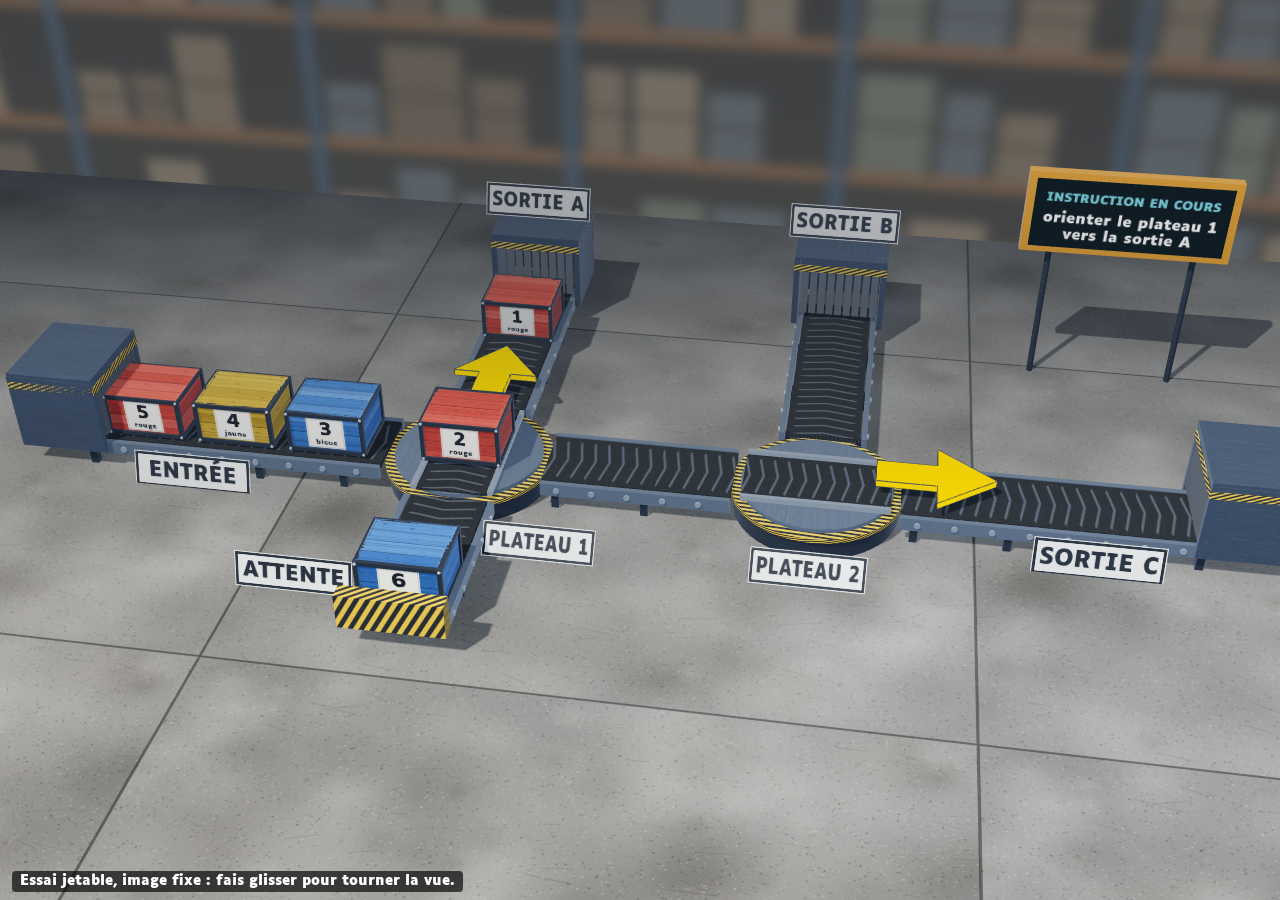
<file: docs/essais/centre-de-tri.html>
<!DOCTYPE html>
<html lang="fr">
<head>
<meta charset="utf-8">
<title>Cody — essai centre de tri (jetable)</title>
<link rel="icon" href="data:,">
<style>
  @font-face{font-family:Luciole;src:url(../../fonts/Luciole-Bold.woff2) format("woff2");font-weight:700}
  html,body{margin:0;height:100%;background:#1a2029;overflow:hidden}
  canvas{display:block;cursor:grab}
  p{position:fixed;left:12px;bottom:8px;margin:0;color:#fff;background:#000a;padding:2px 8px;border-radius:4px;font:14px Luciole,sans-serif}
</style>
</head>
<body>
<canvas id="vue"></canvas>
<p>Essai jetable, image fixe : fais glisser pour tourner la vue.</p>
<script src="../../js/three.min.js"></script>
<script src="../../js/manutention-decors.js"></script>
<script>
(async () => {
await document.fonts.load("700 40px Luciole").catch(() => {});
const toile = document.getElementById("vue");
const T = window.THREE;
const rendu = new T.WebGLRenderer({ canvas: toile, antialias: true });
rendu.setPixelRatio(Math.min(devicePixelRatio, 1.5));
rendu.shadowMap.enabled = true;
rendu.shadowMap.type = T.PCFSoftShadowMap;
rendu.outputEncoding = T.sRGBEncoding;
rendu.toneMapping = T.ACESFilmicToneMapping;
rendu.toneMappingExposure = .86;
const monde = new T.Scene();
monde.background = new T.Color(0x1a2029);
monde.fog = new T.Fog(0x1a2029, 28, 55);

/* ---------- Textures dessinées dans le code ---------- */
let graine = 7;
const hasard = () => (graine = (graine * 16807) % 2147483647) / 2147483647;
function texture(l, h, dessin, rx = 1, ry = 1, couleur = true) {
  const c = document.createElement("canvas"); c.width = l; c.height = h;
  dessin(c.getContext("2d"), l, h);
  const t = new T.CanvasTexture(c);
  t.wrapS = t.wrapT = T.RepeatWrapping; t.repeat.set(rx, ry);
  t.anisotropy = rendu.capabilities.getMaxAnisotropy();
  if (couleur) t.encoding = T.sRGBEncoding;
  return t;
}
function grain(g, l, h, n, a, taille = 2) {
  for (let i = 0; i < n; i++) {
    g.fillStyle = hasard() > .5 ? `rgba(255,255,255,${hasard() * a})` : `rgba(0,0,0,${hasard() * a})`;
    g.fillRect(hasard() * l, hasard() * h, 1 + hasard() * taille, 1 + hasard() * taille);
  }
}
function rayures(g, l, h, n, coul, long = 40) {
  g.strokeStyle = coul;
  for (let i = 0; i < n; i++) {
    const x = hasard() * l, y = hasard() * h;
    g.lineWidth = .4 + hasard();
    g.beginPath(); g.moveTo(x, y); g.lineTo(x + (hasard() - .5) * long, y + (hasard() - .5) * long * .3); g.stroke();
  }
}
const beton = texture(1024, 1024, (g, l, h) => {
  g.fillStyle = "#8b8e90"; g.fillRect(0, 0, l, h);
  for (let i = 0; i < 260; i++) {
    const x = hasard() * l, y = hasard() * h, r = 20 + hasard() * 130;
    const d = g.createRadialGradient(x, y, 0, x, y, r), v = hasard() > .5 ? "255,255,255" : "40,36,30";
    d.addColorStop(0, `rgba(${v},.10)`); d.addColorStop(1, `rgba(${v},0)`);
    g.fillStyle = d; g.fillRect(x - r, y - r, 2 * r, 2 * r);
  }
  grain(g, l, h, 26000, .22);
  rayures(g, l, h, 160, "rgba(40,40,40,.18)", 120);
  g.strokeStyle = "rgba(30,30,30,.45)"; g.lineWidth = 4; g.strokeRect(0, 0, l, h);
}, 5, 3);
const acier = (base, usure = 1) => texture(512, 512, (g, l, h) => {
  g.fillStyle = base; g.fillRect(0, 0, l, h);
  for (let i = 0; i < 1800; i++) {
    g.fillStyle = `rgba(${hasard() > .5 ? "255,255,255" : "0,0,0"},${hasard() * .06})`;
    g.fillRect(hasard() * l, hasard() * h, 40 + hasard() * 160, 1);
  }
  grain(g, l, h, 3500, .12);
  rayures(g, l, h, 70 * usure, "rgba(225,230,235,.35)");
  rayures(g, l, h, 40 * usure, "rgba(60,35,15,.35)");
});
const metal = (carte, m = .65, r = .45) => new T.MeshStandardMaterial({ map: carte, metalness: m, roughness: r });
const ACIER = metal(acier("#6f7c8c")), SOMBRE = metal(acier("#39424e"), .6, .55), CLAIR = metal(acier("#b9c0c8", .5), .85, .3);
const PETROLE = metal(acier("#157884"), .4, .45), CAOUTCHOUC = new T.MeshStandardMaterial({ color: 0x15171a, roughness: .9 });

/* ---------- Reflets : un petit atelier virtuel pour éclairer les métaux ---------- */
const pmrem = new T.PMREMGenerator(rendu), reflets = new T.Scene();
reflets.background = new T.Color(0x59636f);
for (const [x, y, z, l, h] of [[0, 9, 0, 14, 3], [-9, 4, 4, 3, 8], [9, 5, 6, 3, 6]]) {
  const p = new T.Mesh(new T.PlaneGeometry(l, h), new T.MeshBasicMaterial({ color: 0xffffff, side: T.DoubleSide }));
  p.position.set(x, y, z); p.lookAt(0, 0, 0); reflets.add(p);
}
monde.environment = pmrem.fromScene(reflets, .04).texture;

/* ---------- Outils ---------- */
function objet(geo, mat, x, y, z, parent = monde) {
  const m = new T.Mesh(geo, mat); m.position.set(x, y, z);
  m.castShadow = m.receiveShadow = true; parent.add(m); return m;
}
const bloc = (l, h, p, mat, x, y, z, parent) => objet(new T.BoxGeometry(l, h, p), mat, x, y, z, parent);
const cyl = (r, h, mat, x, y, z, parent, n = 24) => objet(new T.CylinderGeometry(r, r, h, n), mat, x, y, z, parent);
const boulon = (x, y, z) => { cyl(.055, .06, CLAIR, x, y, z, monde, 6).rotation.x = Math.PI / 2; };

/* ---------- Décor ---------- */
const matSol = new T.MeshStandardMaterial({ map: beton, color: 0xa9a39a, roughness: .95, envMapIntensity: .35 });
const sol = objet(new T.PlaneGeometry(60, 30), matSol, 0, 0, 0);
sol.rotation.x = -Math.PI / 2;
/* Fond : un décor peint par niveau (manutention-decors.js), non éclairé pour garder ses couleurs.
   Chaque texture n'est dessinée qu'à sa première utilisation. */
const matFond = new T.MeshBasicMaterial({ toneMapped: false, fog: false });
const fond = new T.Mesh(new T.PlaneGeometry(60, 22), matFond);
fond.position.set(0, 11, -7);
monde.add(fond);
const fonds = new Map();
let decorAffiche = -1;
function decorer(i) {
  const n = i % window.Decors.liste.length;
  if (n === decorAffiche) return;
  decorAffiche = n;
  let t = fonds.get(n);
  if (!t) {
    t = new T.CanvasTexture(window.Decors.peindre(n));
    t.encoding = T.sRGBEncoding;
    t.anisotropy = rendu.capabilities.getMaxAnisotropy();
    fonds.set(n, t);
  }
  matFond.map = t;
  matFond.needsUpdate = true;
  matSol.color.setHex(window.Decors.liste[n].sol);
}
const danger = (rx, ry) => texture(256, 256, (g, l, h) => {
  g.fillStyle = "#e0a81e"; g.fillRect(0, 0, l, h); g.fillStyle = "#22262c";
  for (let i = -l; i < l * 2; i += 128) { g.beginPath(); g.moveTo(i, 0); g.lineTo(i + 64, 0); g.lineTo(i - h + 64, h); g.lineTo(i - h, h); g.fill(); }
  grain(g, l, h, 2500, .3);
}, rx, ry);
const peint = (rx, ry) => new T.MeshStandardMaterial({ map: danger(rx, ry), roughness: .75 });
function plaque(texte, l = 1.1) {
  const t = texture(512, 160, (g, w, h) => {
    g.fillStyle = "#e9ebe6"; g.fillRect(0, 0, w, h); grain(g, w, h, 900, .12);
    g.strokeStyle = "#20262e"; g.lineWidth = 12; g.strokeRect(10, 10, w - 20, h - 20);
    g.fillStyle = "#20262e"; g.font = "700 96px Luciole, sans-serif"; g.textAlign = "center"; g.textBaseline = "middle";
    g.fillText(texte, w / 2, h / 2 + 6, w - 56);
  });
  return [new T.PlaneGeometry(l, l * .3125), new T.MeshStandardMaterial({ map: t, roughness: .6 })];
}

const L = 1.85, H = 1.1, P = 1.5;
function bois(g, l, h, teinte) {
  g.fillStyle = teinte; g.fillRect(0, 0, l, h);
  const n = 4, e = h / n;
  for (let i = 0; i < n; i++) {
    g.fillStyle = `rgba(${hasard() > .5 ? "255,255,255" : "0,0,0"},${.03 + hasard() * .07})`; g.fillRect(0, i * e, l, e);
    for (let k = 0; k < 26; k++) {
      const y = i * e + hasard() * e;
      g.strokeStyle = `rgba(30,15,5,${.08 + hasard() * .2})`; g.lineWidth = .6 + hasard() * 1.8;
      g.beginPath(); g.moveTo(0, y);
      for (let x = 0; x <= l; x += 40) g.lineTo(x, y + Math.sin(x / 90 + k) * 3 * hasard());
      g.stroke();
    }
    for (let k = 0; k < 2; k++) {
      const x = hasard() * l, y = i * e + e * (.25 + hasard() * .5);
      for (let r = 12; r > 2; r -= 3) { g.strokeStyle = "rgba(35,18,6,.28)"; g.beginPath(); g.ellipse(x, y, r * 1.8, r * .6, 0, 0, 7); g.stroke(); }
    }
    g.fillStyle = "rgba(0,0,0,.5)"; g.fillRect(0, i * e, l, 4);
    g.fillStyle = "rgba(255,255,255,.16)"; g.fillRect(0, i * e + 4, l, 2);
  }
  /* Peinture écaillée : le bois nu réapparaît */
  for (let i = 0; i < 150; i++) {
    const bord = hasard() > .35;
    const x = bord ? (hasard() > .5 ? hasard() * 40 : l - hasard() * 40) : hasard() * l, y = hasard() * h;
    g.fillStyle = `rgba(184,140,88,${.25 + hasard() * .5})`;
    g.beginPath(); g.ellipse(x, y, 1 + hasard() * 7, .8 + hasard() * 2.5, hasard() * .5, 0, 7); g.fill();
  }
  rayures(g, l, h, 90, "rgba(240,225,200,.28)", 70);
  grain(g, l, h, 7000, .14);
}
function faceCaisse(teinte, lettre, nom) {
  return new T.MeshStandardMaterial({ roughness: .72, metalness: .05, map: texture(740, 440, (g, l, h) => {
    bois(g, l, h, teinte);
    if (!lettre) return;
    const x = l / 2 - 185, y = h / 2 - 170;
    g.fillStyle = "#efeadb"; g.fillRect(x, y, 370, 340); grain(g, l, h, 900, .1);
    g.strokeStyle = "rgba(30,30,30,.55)"; g.lineWidth = 5; g.strokeRect(x + 10, y + 10, 350, 320);
    g.fillStyle = "#191d24"; g.textAlign = "center"; g.textBaseline = "middle";
    g.font = "700 200px Luciole, sans-serif"; g.fillText(lettre, l / 2, y + 135);
    g.font = "700 76px Luciole, sans-serif"; g.fillText(nom, l / 2, y + 280);
  }) });
}
function fabriquerCaisse(teinte, lettre, nom) {
  const g = new T.Group(); monde.add(g);
  const nu = faceCaisse(teinte), marque = faceCaisse(teinte, lettre, nom);
  bloc(L, H, P, [nu, nu, nu, nu, marque, nu], 0, H / 2, 0, g);
  const e = .1;
  for (const sy of [e / 2, H - e / 2]) for (const sz of [-P / 2, P / 2]) bloc(L + .04, e, e, SOMBRE, 0, sy, sz, g);
  for (const sy of [e / 2, H - e / 2]) for (const sx of [-L / 2, L / 2]) bloc(e, e, P + .04, SOMBRE, sx, sy, 0, g);
  for (const sx of [-L / 2, L / 2]) for (const sz of [-P / 2, P / 2]) {
    bloc(e, H, e, SOMBRE, sx, H / 2, sz, g);
    for (const sy of [e / 2, H - e / 2]) objet(new T.SphereGeometry(.042, 12, 10), CLAIR, sx, sy, sz + Math.sign(sz) * .052, g);
  }
  return g;
}

/* ---------- Caisses : fabriquées à la première utilisation, puis réutilisées ---------- */
const TEINTES = { bleu: ["#2f66ad", "bleue"], rouge: ["#b23b2e", "rouge"], jaune: ["#a67f0c", "jaune"], vert: ["#2f7a49", "verte"] };
const stock = new Map();
function placer(c, x, y) {
  const cle = c.l + "-" + c.c;
  let g = stock.get(cle);
  if (!g) {
    graine = 7 + cle.charCodeAt(0) * 31 + cle.length; /* même usure à chaque affichage */
    g = fabriquerCaisse(TEINTES[c.c][0], c.l, TEINTES[c.c][1]);
    stock.set(cle, g);
  }
  g.position.set(x, y, 0);
  g.visible = true;
}


/* ---------- Réglages propres à cette vue, plus haute et plus profonde ---------- */
decorer(1);
fond.position.set(0, 13, -13);
fond.scale.set(1.35, 1.35, 1);
sol.scale.set(1.2, 1.3, 1);

const bandeTri = () => texture(512, 128, (g, l, h) => {
  g.fillStyle = "#1d2024"; g.fillRect(0, 0, l, h);
  g.strokeStyle = "#41474f"; g.lineWidth = 11;
  for (let x = 0; x < l; x += 64) { g.beginPath(); g.moveTo(x, 12); g.lineTo(x + 26, h / 2); g.lineTo(x, h - 12); g.stroke(); }
  grain(g, l, h, 2500, .12);
}, 3, 1);

/* Tapis de (x0,z0) à (x1,z1) ; les chevrons montrent le sens de marche */
function tapis(x0, z0, x1, z1) {
  const dx = x1 - x0, dz = z1 - z0, l = Math.hypot(dx, dz);
  const g = new T.Group(); monde.add(g);
  g.position.set((x0 + x1) / 2, 0, (z0 + z1) / 2);
  g.rotation.y = -Math.atan2(dz, dx);
  const bande = bandeTri(); bande.repeat.set(Math.max(1, l / 2.4), 1);
  bloc(l, .1, 1.62, new T.MeshStandardMaterial({ map: bande, roughness: .85 }), 0, .6, 0, g);
  for (const z of [-.9, .9]) {
    bloc(l, .3, .12, ACIER, 0, .5, z, g);
    for (let x = -l / 2 + .35; x < l / 2; x += .75) cyl(.065, .06, CLAIR, x, .5, z + Math.sign(z) * .07, g, 14).rotation.x = Math.PI / 2;
  }
  for (let x = -l / 2 + .3; x <= l / 2; x += 1.9) for (const z of [-.8, .8]) bloc(.16, .45, .16, SOMBRE, x, .22, z, g);
}

/* Plateau tournant : disque, cercle de sécurité et grande flèche vers la direction choisie */
const JAUNE = new T.MeshBasicMaterial({ color: 0xffb800, toneMapped: false });
const CERNE = new T.MeshBasicMaterial({ color: 0x1a1d22, toneMapped: false });
function plateau(x, angle, numero) {
  cyl(1.75, .5, SOMBRE, x, .25, 0, monde, 56);
  cyl(1.82, .1, peint(14, 1), x, .5, 0, monde, 56);
  cyl(1.6, .12, ACIER, x, .58, 0, monde, 56);
  const g = new T.Group(); g.position.set(x, .66, 0); g.rotation.y = -angle; monde.add(g);
  const bande = bandeTri(); bande.repeat.set(1.3, 1);
  bloc(3.1, .05, 1.5, new T.MeshStandardMaterial({ map: bande, roughness: .85 }), 0, 0, 0, g);
  for (const z of [-.82, .82]) bloc(3.1, .12, .1, CLAIR, 0, .04, z, g);
  /* flèche à plat, dépassant du bord pour rester visible quand une caisse occupe le plateau */
  const f = new T.Shape();
  [[1.2, -.36], [2.45, -.36], [2.45, -.95], [3.65, 0], [2.45, .95], [2.45, .36], [1.2, .36]].forEach(([a, b], i) => (i ? f.lineTo(a, b) : f.moveTo(a, b)));
  const geo = new T.ExtrudeGeometry(f, { depth: .14, bevelEnabled: false });
  const m = objet(geo, JAUNE, 0, .3, 0, g); m.rotation.x = -Math.PI / 2;
  const contour = new T.LineSegments(new T.EdgesGeometry(geo), new T.LineBasicMaterial({ color: 0x1a1d22 })); contour.position.copy(m.position); contour.rotation.copy(m.rotation); g.add(contour);
  objet(...plaque("PLATEAU " + numero, 2.3), x + (numero === 1 ? 2.1 : 0), .5, 2.75).rotation.x = -.6;
}

/* Capot au bout d'une voie, ouverture tournée vers la voie */
function capot(x, z, angle) {
  const g = new T.Group(); g.position.set(x, 0, z); g.rotation.y = angle; monde.add(g);
  const G = metal(acier("#4a5666"), .55, .5);
  bloc(1.9, .2, 2.2, G, 0, 2.2, 0, g);
  for (const dz of [-1.04, 1.04]) bloc(1.9, 1.75, .14, G, 0, 1.35, dz, g);
  bloc(.14, 1.75, 2.2, G, -.9, 1.35, 0, g);
  bloc(1.92, .18, 2.22, peint(5, 1), 0, 2.02, 0, g);
  for (let dz = -.85; dz <= .86; dz += .21) bloc(.05, 1.2, .17, CAOUTCHOUC, .93, 1.4, dz, g);
}
function panneau(texte, x, y, z, l = 2.6) {
  objet(...plaque(texte, l), x, y, z).rotation.x = -.28;
}

const P1 = -3.6, P2 = 3.9;
tapis(-12.2, 0, P1 - 1.75, 0);          /* entrée */
tapis(P1 + 1.75, 0, P2 - 1.75, 0);      /* liaison */
tapis(P2 + 1.75, 0, 12.2, 0);           /* sortie C */
tapis(P1, -1.75, P1, -7.6);             /* sortie A */
tapis(P2, -1.75, P2, -7.6);             /* sortie B */
tapis(P1, 1.75, P1, 5.6);               /* attente */
plateau(P1, Math.PI * 1.5, 1);          /* orienté vers A (fond) */
plateau(P2, 0, 2);                      /* tout droit */

capot(-12.4, 0, 0);
capot(12.4, 0, Math.PI);
capot(P1, -7.8, -Math.PI / 2);
capot(P2, -7.8, -Math.PI / 2);
/* butoir de la voie d'attente */
bloc(2.1, .75, .34, peint(5, 1), P1, .95, 5.75);

panneau("ENTRÉE", -9.4, .34, 1.35);
panneau("SORTIE C", 9.6, .34, 1.35);
panneau("SORTIE A", P1, 3.0, -7.4);
panneau("SORTIE B", P2, 3.0, -7.4);
panneau("ATTENTE", P1 - 2.45, .45, 4.4, 2.4);

/* ---------- Écran : instruction en cours ---------- */
const message = texture(768, 300, (g, l, h) => {
  g.fillStyle = "#0d1b22"; g.fillRect(0, 0, l, h);
  g.fillStyle = "#7fd8e6"; g.textAlign = "center"; g.textBaseline = "middle";
  g.font = "700 50px Luciole, sans-serif"; g.fillText("INSTRUCTION EN COURS", l / 2, 82);
  g.fillStyle = "#ffffff"; g.font = "700 62px Luciole, sans-serif";
  g.fillText("orienter le plateau 1", l / 2, 172, l - 50); g.fillText("vers la sortie A", l / 2, 244, l - 50);
});
message.wrapS = message.wrapT = T.ClampToEdgeWrapping;
bloc(4.6, 1.95, .26, metal(acier("#e8860f", .7), .35, .42), 10.2, 4.3, -6.2);
objet(new T.PlaneGeometry(4.25, 1.66), new T.MeshBasicMaterial({ map: message, toneMapped: false }), 10.2, 4.3, -6.05);
for (const dx of [-1.6, 1.6]) cyl(.07, 3.4, SOMBRE, 10.2 + dx, 1.7, -6.35);

/* ---------- Caisses numérotées ---------- */
function caisse(x, z, couleur, numero, nom, angle = 0, y = .72) {
  const g = fabriquerCaisse(couleur, numero, nom);
  g.position.set(x, y, z); g.rotation.y = angle; g.scale.setScalar(.88);
}
const BLEU = "#2f66ad", ROUGE = "#b23b2e", JAUNE_C = "#a67f0c";
caisse(P1, 0, ROUGE, "2", "rouge", 0, .78);
caisse(-6.55, 0, BLEU, "3", "bleue");
caisse(-8.6, 0, JAUNE_C, "4", "jaune");
caisse(-10.65, 0, ROUGE, "5", "rouge");
caisse(P1, -5.4, ROUGE, "1", "rouge", 0, .66);
caisse(P1, 4.55, BLEU, "6", "bleue", 0, .66);

/* ---------- Lumières ---------- */
monde.add(new T.HemisphereLight(0xdfe9f5, 0x40382c, .45));
const soleil = new T.DirectionalLight(0xfff1dd, 1.35);
soleil.position.set(-6, 14, 9); soleil.castShadow = true;
soleil.shadow.mapSize.set(2048, 2048); soleil.shadow.bias = -.0004; soleil.shadow.radius = 4;
Object.assign(soleil.shadow.camera, { left: -17, right: 17, top: 15, bottom: -12, near: 1, far: 40 });
monde.add(soleil);
const appoint = new T.PointLight(0x9fc4ff, .5, 30); appoint.position.set(9, 6, 5); monde.add(appoint);




/* ---------- Caméra : de trois quarts, assez haute pour lire les directions ---------- */
const camera = new T.PerspectiveCamera(32, 1, .1, 140);
let angle = .16, hauteur = .62;
function dessiner() {
  const l = innerWidth, h = innerHeight;
  rendu.setSize(l, h);
  camera.aspect = l / h;
  const dist = Math.max(27, 49 / camera.aspect);
  camera.position.set(Math.sin(angle) * dist * Math.cos(hauteur), Math.sin(hauteur) * dist, Math.cos(angle) * dist * Math.cos(hauteur) - .8);
  camera.lookAt(0, .5, -.8);
  camera.updateProjectionMatrix();
  rendu.render(monde, camera);
}
let glisse = null;
rendu.domElement.addEventListener("pointerdown", (e) => { glisse = [e.clientX, e.clientY]; rendu.domElement.setPointerCapture(e.pointerId); });
rendu.domElement.addEventListener("pointermove", (e) => {
  if (!glisse) return;
  angle = Math.max(-.7, Math.min(.7, angle - (e.clientX - glisse[0]) * .004));
  hauteur = Math.max(.2, Math.min(1.2, hauteur + (e.clientY - glisse[1]) * .003));
  glisse = [e.clientX, e.clientY]; dessiner();
});
rendu.domElement.addEventListener("pointerup", () => { glisse = null; });
addEventListener("resize", dessiner);
dessiner();
})();
</script>
</body>
</html>
</file>
<file: tortue.css>
/*
VOICE  outil d'atelier : sobre, précis, pour des préados, des ados et des adultes.
IDEA   une table traçante et un portique de manutention, avec leurs relevés en direct.
COLOUR ardoise et blanc cassé, un accent bleu pétrole ; vert et rouge réservés au résultat.
TYPE   Luciole partout (lisibilité, élèves dyslexiques), comme dans PlayTP.
*/
@font-face{font-family:Luciole;src:url(fonts/Luciole-Regular.woff2) format("woff2");font-weight:400;font-display:swap}
@font-face{font-family:Luciole;src:url(fonts/Luciole-Bold.woff2) format("woff2");font-weight:700;font-display:swap}
:root{color-scheme:dark; /* sombre par défaut, avant même atelier.js (pas d'éclair blanc) */

  --bg:light-dark(#eef0f3,#0e131a);--carte:light-dark(#ffffff,#181f29);--ink:light-dark(#1c2532,#e5eaf1);
  --doux:light-dark(#53606f,#a3b0c1);--trait:light-dark(#d3d9e1,#2c3746);--fond2:light-dark(#f3f5f8,#212a36);
  --barre:#1d2633;--accent:light-dark(#0e6b78,#5fc8d4);--accent-plein:#0e6b78;
  --ok:light-dark(#176b40,#66d49a);--ok-fond:light-dark(#e6f4ec,#13281e);
  --ko:light-dark(#a82d22,#ff9488);--ko-fond:light-dark(#fbeae8,#2f1a19)}
:root[data-theme=light]{color-scheme:light}:root[data-theme=dark]{color-scheme:dark}
*{box-sizing:border-box;min-width:0}
body{margin:0;background:var(--bg);color:var(--ink);font:17px/1.45 Luciole,system-ui,sans-serif;
  height:100vh;display:flex;flex-direction:column}
h1,h2{margin:0;line-height:1.15;text-wrap:balance}
button,input{font:inherit}
a:focus-visible,button:focus-visible,summary:focus-visible,input:focus-visible{outline:3px solid #f2b633;outline-offset:2px}

/* Barre du haut */
.barre{background:var(--barre);color:#fff;display:flex;flex-wrap:wrap;align-items:stretch;gap:4px 22px;padding:0 14px;min-height:52px}
.barre h1{font-size:21px;align-self:center}
.barre h1 .version{margin-left:6px;font-size:12px;font-weight:400;color:#9fb2cb;letter-spacing:.02em}
/* Mise à jour disponible : « Cody » devient un bouton qui clignote ; un clic recharge la page */
.titre-maj{display:flex;align-items:baseline;gap:0;font:inherit;color:#fff;background:transparent;cursor:pointer;
  border:2px solid #f2b633;border-radius:8px;padding:4px 10px;animation:maj 1.2s ease-in-out infinite}
.titre-maj .version{color:#ffe08a}
.titre-maj .maj-texte{margin-left:8px;font-size:13px;color:#f2b633}
@keyframes maj{50%{background:#f2b633;color:var(--barre)}}
.titre-maj:hover{animation:none;background:#f2b633;color:var(--barre)}
.titre-maj:hover .version,.titre-maj:hover .maj-texte{color:var(--barre)}
.onglets{display:flex;gap:2px}
.onglets a{display:flex;align-items:center;padding:0 18px;min-height:2.75rem;color:#c4cedb;text-decoration:none;
  font-weight:700;border-bottom:4px solid transparent;border-top:4px solid transparent}
.onglets a:hover{color:#fff;background:#273243}
.onglets a[aria-current=page]{color:#fff;border-bottom-color:#5fc8d4;background:#273243}
.niveaux{display:flex;flex-wrap:wrap;gap:6px;margin-left:auto;align-self:center;padding:4px 0}
.niv{display:grid;justify-items:center;align-content:center;gap:3px;width:2.75rem;height:2.75rem;border-radius:6px;
  border:1px solid #46556b;background:transparent;color:#fff;font-weight:700;cursor:pointer;line-height:1;padding:0}
.niv:hover{border-color:#9fb2cb}
.niv[aria-current=true]{background:#fff;color:var(--barre);border-color:#fff}
/* Menus de niveaux (manutention) */
.niv.niv-intro{width:auto;padding:0 16px}
.niv[hidden]{display:none}
.barre{position:relative;z-index:30}
.menu{position:relative}
.menu summary{list-style:none;display:flex;align-items:center;gap:10px;min-height:2.75rem;padding:0 16px;border:1px solid #46556b;border-radius:6px;color:#fff;font-weight:700;cursor:pointer}
.menu summary::-webkit-details-marker{display:none}
.menu summary::after{content:"";border:5px solid transparent;border-top-color:currentColor;margin-top:5px}
.menu[open] summary::after{border-top-color:transparent;border-bottom-color:currentColor;margin-top:-5px}
.menu summary:hover{border-color:#9fb2cb}
.menu-courant summary{background:#fff;color:var(--barre);border-color:#fff}
.menu-tete{display:flex;align-items:baseline;justify-content:space-between;gap:12px;padding:6px 10px 8px;margin-bottom:4px;border-bottom:1px solid var(--trait)}
.menu-groupe{font-weight:700}
.menu-score{font-size:13px;font-weight:400;color:var(--doux)}
.menu-liste{position:absolute;right:0;top:calc(100% + 6px);min-width:21rem;padding:6px;display:grid;gap:2px;background:var(--carte);color:var(--ink);border:1px solid var(--trait);border-radius:8px;box-shadow:0 12px 30px rgba(0,0,0,.45);max-height:calc(100vh - 80px);overflow-y:auto}
.menu-niveau{display:grid;grid-template-columns:2rem 1fr auto;align-items:center;gap:10px;min-height:2.75rem;padding:0 10px;border:1px solid transparent;border-radius:6px;background:transparent;color:inherit;text-align:left;cursor:pointer}
.menu-niveau:hover{background:var(--fond2);border-color:var(--accent)}
.menu-niveau[aria-current=true]{background:var(--accent-plein);color:#fff}
.menu-numero{font-weight:700;text-align:center}
.menu-titre{white-space:nowrap}
.menu-niveau .etoiles i{font-size:15px}

/* Score : 3 étoiles */
.etoiles{display:inline-flex;gap:1px;line-height:1}
.etoiles i{font-style:normal;font-size:13px;color:currentColor;opacity:.28}
.etoiles i.pleine{opacity:1;color:#e5a50a}

.bareme{list-style:none;margin:4px 0 0;padding:0;display:flex;flex-wrap:wrap;justify-content:center;gap:2px 10px;font-size:14px;color:var(--doux)}
.bareme[hidden]{display:none}
.bareme li{display:flex;align-items:center;gap:5px;white-space:nowrap}
.bareme .etoiles i{font-size:15px}
.consigne .bareme{justify-content:flex-start;margin-top:6px}

/* Zone de travail */
.jeu{flex:1;min-height:0;display:grid;grid-template-columns:minmax(0,1fr) minmax(0,1fr);gap:10px;padding:10px}
/* Manutention : la scène 3D prend plus de largeur que les blocs */
.jeu-scene{grid-template-columns:minmax(0,5fr) minmax(0,7fr)}
.carte{background:var(--carte);border:1px solid var(--trait);border-radius:8px;display:flex;flex-direction:column;min-height:0}
.carte-tete{display:flex;justify-content:space-between;align-items:center;padding:8px 14px;border-bottom:1px solid var(--trait)}
.carte-tete h2{font-size:17px}
.carte-tete h2{margin-right:auto}
.carte-tete .btn-nettoyer{margin-right:10px;min-height:2.25rem;padding:0 10px;gap:6px;font-size:14px}
.carte-tete .btn-nettoyer svg{width:16px;height:16px;fill:currentColor}
.carte-tete .btn-nettoyer:disabled{opacity:.45;cursor:default;border-color:var(--trait)}
.compteur{font-weight:700;color:var(--accent);border:1px solid var(--trait);background:var(--fond2);border-radius:4px;padding:2px 10px;font-size:15px}
.zone-blocs{flex:1;min-height:320px}

.carte-travail{padding:10px 14px;gap:8px;overflow-y:auto}
.carte-travail>*{flex-shrink:0}
.consigne-ligne{display:flex;gap:16px;align-items:flex-start;justify-content:space-between}
.niv-num{margin:0;color:var(--doux);font-size:14px;text-transform:uppercase;letter-spacing:.06em}
.consigne h2{font-size:22px}
.consigne>p{margin:4px 0 0;max-width:70ch}
/* Indice : « ? » coloré à droite du titre. Cible de 2,75rem, mais marges négatives : la ligne
   garde la hauteur du titre. */
.titre-ligne{display:flex;align-items:center;gap:6px}
.btn-indice{flex:none;display:grid;place-items:center;width:2.75rem;height:2.75rem;margin:-.6rem 0;padding:0;
  border:0;background:transparent;cursor:pointer}
.btn-indice span{display:grid;place-items:center;width:1.85rem;height:1.85rem;border-radius:50%;
  background:#e5a50a;color:#1c2532;font-weight:700;font-size:19px;line-height:1;box-shadow:0 0 0 2px light-dark(#fff,#181f29),0 0 0 3px #b98500}
.btn-indice:hover span{background:#f2b633}
.btn-indice[hidden]{display:none}
.indice-fenetre{border:0;padding:0;background:transparent;color:var(--ink);max-width:min(40rem,92vw)}
.indice-fenetre::backdrop{background:rgba(8,12,18,.6)}
.indice-carte{background:var(--carte);border:1px solid var(--trait);border-top:6px solid #e5a50a;border-radius:12px;
  padding:22px 30px 24px;text-align:center}
.indice-carte h2{font-size:24px}
.indice-carte p{margin:12px 0 20px;font-size:20px;line-height:1.5}

/* La scène prend toute la place restante */
.carte-travail>.plateau{flex:1 1 0;min-height:300px;container-type:size;display:grid;place-items:center}
.scene{position:relative;width:min(100cqw,100cqh);aspect-ratio:1;border:1px solid var(--trait);border-radius:4px;overflow:hidden}
.scene canvas{position:absolute;inset:0;width:100%;height:100%}
.scene-large{width:min(100cqw,240cqh);aspect-ratio:12/5}
.scene canvas[hidden]{display:none}
.scene-large:has(.vue-3d:not([hidden])){width:100cqw;height:100cqh;aspect-ratio:auto}
.vue-3d{cursor:grab;touch-action:none}
.vue-3d:active{cursor:grabbing}
.aide-3d{position:absolute;right:8px;top:6px;margin:0;font-size:13px;color:#fff;background:rgba(15,20,28,.65);border-radius:4px;padding:1px 8px;pointer-events:none}
.aide-3d[hidden]{display:none}
/* Le navigateur dessine la 3D sans carte graphique (accélération matérielle coupée) */
.alerte-3d{position:absolute;left:8px;right:8px;bottom:8px;display:flex;align-items:center;gap:12px;padding:8px 12px;
  border-left:4px solid #e5a50a;border-radius:4px;background:rgba(40,32,10,.93);color:#fff;font-size:15px;line-height:1.35}
.alerte-3d p{margin:0;flex:1}
.alerte-3d strong{color:#ffd23f}
.alerte-3d[hidden]{display:none}

/* Vue 3D sur un second écran : bouton dans la scène, encart à sa place, fenêtre vue.html */
.vers-ecran{position:absolute;left:8px;top:6px;min-height:2.75rem;width:3.75rem;padding:0;justify-content:center;background:rgba(15,20,28,.72);color:#fff;border-color:#46556b}
.vers-ecran:hover{background:rgba(15,20,28,.9)}
.btn.vers-ecran svg{width:40px;height:24px;fill:none}
.vers-ecran[hidden],.deportee[hidden]{display:none}
.carte-travail>.plateau:has(.deportee:not([hidden])){flex:none;min-height:0;container-type:normal}
.deportee{display:flex;flex-wrap:wrap;align-items:center;justify-content:space-between;gap:8px 16px;width:100%;
  padding:8px 12px;border:1px dashed var(--trait);border-radius:4px;background:var(--fond2)}
.deportee p{margin:0;color:var(--doux)}
.page-vue{background:#1a2029}
.vue-seule{position:relative;flex:1;overflow:hidden}
.vue-seule canvas{position:absolute;inset:0;width:100%;height:100%}
.vue-seule canvas[hidden]{display:none}
.vue-titre{position:absolute;left:12px;top:8px;margin:0;color:#fff;font-weight:700;font-size:20px;
  background:rgba(15,20,28,.65);border-radius:4px;padding:2px 10px;pointer-events:none}
.vue-titre:empty{display:none}
.vue-message{position:absolute;inset:0;margin:0;display:grid;place-items:center;color:#e5eaf1;font-size:20px;text-align:center;padding:20px}
.vue-message[hidden]{display:none}
.vue-outils{position:absolute;right:8px;top:6px;display:flex;align-items:center;gap:10px}
.vue-outils .aide-3d{position:static}
.vue-outils .btn-mini{background:rgba(15,20,28,.72);color:#fff;border-color:#46556b}

.releve{display:flex;flex-wrap:wrap;margin:0;border:1px solid var(--trait);border-radius:4px;background:var(--fond2)}
.releve div{flex:1 1 auto;display:flex;gap:7px;justify-content:center;white-space:nowrap;padding:5px 10px;border-left:1px solid var(--trait)}
.releve dd{white-space:pre}
.releve div:first-child{border-left:0}
.releve dt{color:var(--doux)}
.releve dd{margin:0;font-weight:700;font-variant-numeric:tabular-nums}

.commandes{display:flex;flex-wrap:wrap;gap:10px;align-items:center}
.btn{display:inline-flex;align-items:center;gap:8px;min-height:2.75rem;padding:0 18px;border-radius:6px;
  border:1px solid transparent;cursor:pointer;font-weight:700}
.btn svg{width:20px;height:20px;fill:currentColor}
.btn-go{background:var(--accent-plein);color:#fff;min-width:10rem;justify-content:center}
.btn-go:hover{background:#0b5964}
.btn-go[aria-pressed=true]{background:#3d4b5f}
.btn-sec,.btn-mini{background:var(--fond2);color:var(--ink);border-color:var(--trait)}
.btn-sec:hover,.btn-mini:hover{border-color:var(--accent)}
.btn-vider.a-confirmer,.prof-appliquer.a-confirmer{background:var(--ko-fond);color:var(--ko);border-color:var(--ko)}
.btn-mini{font-size:15px;padding:0 14px}
.vitesse{display:flex;align-items:center;gap:8px;margin-left:auto;color:var(--doux);font-size:15px}
.vitesse input{width:130px;accent-color:var(--accent-plein);min-height:2.75rem}

/* Panneau de résultat */
.verdict{display:flex;align-items:center;justify-content:space-between;gap:16px;min-height:3.6rem;padding:8px 14px;
  border:1px solid var(--trait);border-left:6px solid var(--doux);border-radius:4px;background:var(--fond2)}
.verdict-textes{display:grid}
.verdict strong{font-size:18px}
.verdict.alerte{border-left-color:#e5a50a;background:light-dark(#fdf3d6,#33290f)}
.verdict.alerte strong{color:light-dark(#7a5600,#ffd23f)}
.verdict.ok{border-left-color:var(--ok);background:var(--ok-fond)}
.verdict.ok strong{color:var(--ok)}
.verdict.ko{border-left-color:var(--ko);background:var(--ko-fond)}
.verdict.ko strong{color:var(--ko)}
.verdict .etoiles{gap:4px}
.verdict .etoiles i{font-size:30px}

/* Python : menu de la barre du haut */
.menu-python{align-self:center}
.menu-python summary{padding:0 10px 0 12px}
.logo-python{width:26px;height:26px;display:block}
/* PDF de l'élève et espace prof : boutons de la barre */
.outils-export{display:flex;gap:8px;align-self:center}
.barre .btn-icone{background:transparent;color:#fff;border-color:#46556b;padding:0 12px;gap:6px}
.barre .btn-icone:hover{border-color:#9fb2cb}
.barre .btn-icone[aria-busy=true]{opacity:.6;cursor:progress}
.btn-icone svg{width:22px;height:22px}
/* Espace de travail caché qui dessine les blocs pour l'export */
.export-blocs{position:fixed;left:-10000px;top:0;width:1600px;height:1600px;visibility:hidden}
/* Espace prof */
.prof{border:1px solid var(--trait);border-top:6px solid var(--accent-plein);border-radius:12px;padding:22px 28px 20px;
  background:var(--carte);color:var(--ink);width:min(44rem,92vw);max-height:90vh}
.prof::backdrop{background:rgba(8,12,18,.6)}
.prof h2{margin:0 0 14px;font-size:24px}
.prof-acces{display:flex;flex-wrap:wrap;align-items:center;gap:10px}
.prof-acces input{min-height:2.75rem;padding:0 12px;font:inherit;border:1px solid var(--trait);border-radius:6px;background:var(--fond2);color:var(--ink)}
.prof-erreur{flex-basis:100%;margin:0;color:var(--ko);font-weight:700}
.prof-erreur:empty{display:none}
.prof-aide{margin:0 0 10px;color:var(--doux)}
.prof-actions{display:flex;gap:8px;margin-bottom:10px}
.prof-liste{display:grid;grid-template-columns:repeat(auto-fill,minmax(19rem,1fr));gap:10px;max-height:52vh;overflow:auto;margin-bottom:14px}
.prof-liste fieldset{margin:0;border:1px solid var(--trait);border-radius:8px;padding:8px 12px}
.prof-liste legend{font-weight:700;padding:0 4px}
.prof-liste label{display:flex;align-items:center;gap:8px;min-height:2rem;cursor:pointer}
.prof-liste input{width:1.15rem;height:1.15rem;accent-color:var(--accent-plein)}
.prof-boutons{display:flex;flex-wrap:wrap;gap:10px}
.prof-etat{margin:10px 0 0;color:var(--doux)}
.prof-etat:empty{display:none}
.prof-choix[hidden],.prof-acces[hidden],.prof-apercu[hidden]{display:none}
.prof-planches{max-height:66vh;overflow:auto;margin-top:12px;display:grid;gap:18px}
.prof-planches figure{margin:0;border:1px solid var(--trait);border-radius:8px;padding:10px 14px;background:#fff;color:#1c2532}
.prof-planches h3{margin:0 0 2px;font-size:17px}
.prof-planches figcaption{margin-bottom:8px;color:#4a5568;font-size:14px}
.prof-planches img{display:block;max-width:100%;height:auto}
.prof-fermer{margin-top:16px}
.menu-python .menu-liste{position:absolute;left:0;right:auto;width:min(46rem,92vw);padding:8px;display:block}
.python-in{position:relative}
.python-in .btn-mini{position:absolute;top:16px;right:20px;background:#26313f;color:#fff;border-color:#46556b}
.python-in pre{margin:0;background:#111821;color:#d9e6f2;border-radius:4px;padding:12px 14px;overflow:auto;
  font:15px/1.5 ui-monospace,Consolas,monospace;min-height:80px;max-height:70vh}

/* Manutention : vignette de l'objectif */
.objectif{margin:0;flex:0 0 min(23rem,45%)}
.objectif canvas{display:block;width:100%;height:auto;border:1px solid var(--trait);border-radius:4px}
.objectif figcaption{font-size:14px;color:var(--doux);text-align:center;font-weight:700}
/* « Objectif » et le barème sur une seule ligne, sous la consigne */
.objectif-pied{display:flex;flex-wrap:wrap;align-items:center;justify-content:flex-start;gap:2px 12px;margin-top:6px;font-size:14px;color:var(--doux);font-weight:700}
.objectif-pied .bareme{margin:0;gap:2px 8px;font-size:13px;font-weight:400}
.objectif-pied .bareme .etoiles i{font-size:13px}

@media (max-width:1000px){
  body{height:auto;display:block}
  .jeu{grid-template-columns:minmax(0,1fr)}
  .carte-travail{order:-1}
  .zone-blocs{height:480px}
  .carte-travail>.plateau{flex:none;height:70vw}
}

/* Page d'accueil (première visite) : courte, rien qui fasse peur */
.jeu[hidden],.intro[hidden]{display:none}
.intro{flex:1;min-height:0;overflow-y:auto;display:flex;padding:16px}
.intro-page{width:100%;max-width:980px;margin:auto;text-align:center;font-size:20px;line-height:1.5}
.intro h2{font-size:40px}
.intro h3{margin:0 0 8px;font-size:22px}
.intro p{margin:4px 0}
.intro .intro-chapeau{margin-top:12px;color:var(--doux);font-size:22px}
.intro-etapes{list-style:none;margin:28px 0 0;padding:0;display:grid;grid-template-columns:repeat(3,minmax(0,1fr));gap:18px}
.intro-etapes li{display:flex;flex-direction:column;align-items:center;gap:10px;padding:18px 16px;border-radius:12px;
  background:var(--carte);border:1px solid var(--trait)}
.intro-num{display:grid;place-items:center;width:2.5rem;height:2.5rem;border-radius:50%;background:var(--accent-plein);
  color:#fff;font-weight:700;font-size:22px}
.intro-or{color:light-dark(#a86f00,#f2b633);font-weight:700}
.intro-regle{margin:24px auto 0;padding:16px 26px;border-radius:12px;border:2px solid #e5a50a;background:var(--carte)}
.intro .intro-aide{margin-top:20px;color:var(--doux)}
.intro .btn-go{margin:16px auto 0;display:flex;font-size:22px;min-height:3.5rem;padding:0 40px}
@media (max-width:800px){.intro-etapes{grid-template-columns:minmax(0,1fr)}}

/* Aide (pendant les niveaux) : fenêtre, sujets à gauche, un seul affiché */
.aide{border:0;padding:0;background:transparent;color:var(--ink);width:min(64rem,94vw);max-height:92vh}
.aide::backdrop{background:rgba(8,12,18,.6)}
.aide-carte{background:var(--carte);border:1px solid var(--trait);border-top:6px solid var(--accent-plein);border-radius:12px;
  display:flex;flex-direction:column;max-height:92vh;font-size:18px;line-height:1.5}
.aide-tete{display:flex;align-items:center;justify-content:space-between;padding:14px 18px 10px 26px}
.aide-tete h2{font-size:26px}
.aide-fermer{width:2.75rem;height:2.75rem;border:0;border-radius:6px;background:transparent;color:var(--doux);font-size:30px;
  line-height:1;cursor:pointer}
.aide-fermer:hover{background:var(--fond2);color:var(--ink)}
.aide-corps{display:grid;grid-template-columns:15rem minmax(0,1fr);gap:24px;padding:0 26px;min-height:0;overflow:hidden;flex:1}
.aide-onglets{display:flex;flex-direction:column;gap:4px}
.aide-onglets button{text-align:left;min-height:2.75rem;padding:6px 14px;border:0;border-left:4px solid transparent;
  border-radius:0 6px 6px 0;background:transparent;color:var(--doux);font-weight:700;cursor:pointer}
.aide-onglets button:hover{background:var(--fond2);color:var(--ink)}
.aide-onglets button[aria-selected=true]{background:var(--fond2);color:var(--ink);border-left-color:var(--accent)}
.aide-onglets button[hidden]{display:none}
.aide-page{overflow-y:auto;min-height:29rem;padding-bottom:8px}
.aide-page[hidden]{display:none}
.aide-page h3{margin:0 0 10px;font-size:22px;color:var(--accent)}
.aide-page p{margin:0 0 10px}
.aide-liste{margin:12px 0 0;padding-left:1.2em}
.aide-liste li{margin-bottom:6px}
.aide-astuce{padding:10px 16px;border-radius:8px;background:var(--fond2);border-left:4px solid #e5a50a}
.aide-exemple{display:flex;align-items:center;gap:24px;margin:12px 0 14px}
.aide-exemple>p{color:var(--doux);margin:0}
.aide-def{display:grid;grid-template-columns:auto minmax(0,1fr);gap:10px 18px;align-items:center;margin:12px 0 14px}
.aide-def dd{margin:0}
.aide .intro-postes{list-style:none;margin:0 0 14px;padding:0}
.aide .intro-postes li{display:flex;align-items:center;gap:16px;margin-bottom:14px}
.aide .intro-postes svg{flex:0 0 120px;width:120px}
.aide-pied{display:flex;justify-content:space-between;gap:12px;padding:14px 26px 20px;border-top:1px solid var(--trait);margin-top:8px}
/* Blocs miniatures (mêmes couleurs que les vrais, atelier.js) */
.mini-blocs{display:flex;flex-direction:column;align-items:flex-start;flex:none}
.mb{display:inline-block;padding:5px 12px;border-radius:4px;color:#fff;font-size:15px;font-weight:700;white-space:nowrap;
  border:1px solid rgba(255,255,255,.35)}
.mini-blocs>.mb+.mb,.mini-blocs>.mb-dans+.mb{margin-top:-1px}
.mb-depart{background:#3d4b5f;border-radius:12px 12px 4px 4px;padding-top:8px}
.mb-mouvement{background:#0e6b78}.mb-stylo{background:#5d4e8c}.mb-boucle{background:#9a5b0b}
.mb-tantque{background:#3d7128}.mb-condition{background:#a32f63}.mb-sinon{background:#701e43}.mb-variable{background:#2457a6}
.mb-dans{display:flex;flex-direction:column;align-items:flex-start;padding:2px 0 2px 16px;border-left:14px solid}
.mb-dans-boucle{border-color:#9a5b0b}.mb-dans-condition{border-color:#a32f63}.mb-dans-sinon{border-color:#701e43}
.mb-fond{width:5rem;height:14px;padding:0}
@media (max-width:900px){.aide-corps{grid-template-columns:minmax(0,1fr)}.aide-onglets{flex-direction:row;flex-wrap:wrap}
  .aide-exemple{flex-direction:column;align-items:flex-start}}

/* Écran de réussite */
.fete{border:0;padding:0;margin:0;width:100vw;height:100vh;max-width:100vw;max-height:100vh;background:transparent;color:var(--ink);overflow:hidden}
.fete[open]{display:grid;place-items:center}
.fete::backdrop{background:rgba(8,12,18,.72)}
.fete canvas{position:fixed;inset:0;width:100%;height:100%;pointer-events:none}
.fete-carte{background:var(--carte);border:1px solid var(--trait);border-radius:16px;padding:26px 48px 30px;text-align:center;min-width:min(42rem,92vw);animation:fete-carte .3s ease-out both}
.fete-carte h2{font-size:34px;margin-top:6px}
.fete-carte p{margin:6px 0 22px;color:var(--doux)}
.fete .etoiles{gap:14px}
.fete .etoiles i{font-size:128px;line-height:1.05;animation:fete-etoile .55s cubic-bezier(.2,1.6,.4,1) both}
.fete .etoiles i:nth-child(2){animation-delay:.22s;font-size:160px}
.fete .etoiles i:nth-child(3){animation-delay:.44s}
.fete .etoiles{align-items:flex-end}
.fete .etoiles i.pleine{color:#f2b012}
.fete-boutons{display:flex;gap:14px;justify-content:center;flex-wrap:wrap}
.fete-boutons .btn{min-height:3.25rem;min-width:12rem;justify-content:center;font-size:19px}
@keyframes fete-etoile{from{transform:scale(.1) rotate(-40deg);opacity:0}}
@keyframes fete-carte{from{transform:scale(.85);opacity:0}}

/* Blockly : police et zone */
.blocklyText,.blocklyFlyoutLabelText{font-family:Luciole,system-ui,sans-serif!important}
.blocklyMainBackground{stroke:none}
.cody-sinon{fill:#701c42;stroke:rgba(255,255,255,.85);stroke-width:1.6px}
.blocklyDisabled>.cody-sinon,.blocklyDisabledPattern>.cody-sinon{display:none}
/* Contour clair autour de chaque bloc : les imbrications se voient, même entre blocs de même couleur */
.blocklyDraggable:not(.blocklyDisabled)>.blocklyPath{stroke:rgba(255,255,255,.85);stroke-width:1.6px}
.blocklyFlyout .blocklyDraggable>.blocklyPath{stroke:rgba(255,255,255,.55)}
/* Bloc en cours : cadre jaune épais et halo (demande de l'enseignant : le cadre seul se voyait mal) */
.blocklyHighlighted>.blocklyPath{filter:drop-shadow(0 0 5px #ffd23f) drop-shadow(0 0 2px #ffd23f)!important;stroke:#ffd23f!important;stroke-width:6px!important}
.blocklyHighlighted>.cody-sinon{stroke-width:6px}
/* Bloc où le programme s'est arrêté : cadre rouge par-dessus le bloc (A.marquerErreur), qui clignote
   3 fois franchement puis reste allumé */
.contour-fautif{fill:none;stroke:#ff2d20;stroke-width:6px;filter:drop-shadow(0 0 6px #ff2d20);pointer-events:none;
  animation:fautif .6s ease-in-out 3}
@keyframes fautif{50%{opacity:0}}
/* Comme l'animation du bras et la fête, ignore « mouvements réduits » (souvent coupé dans Windows sans
   que l'élève le sache : le cadre ne clignotait pas chez l'enseignant) */
/* Nom de variable dans une consigne ou un indice : italique, même bleu que les blocs « variable » */
var.nom-var{font-style:italic;font-weight:700;color:light-dark(#2457a6,#8fb4ff)}

/* Explications des blocs au survol (Atelier.expliquer) : carte lisible, même style que l'aide ;
   une phrase par ligne, coupée seulement si elle ne tient pas */
body .blocklyTooltipDiv{font:16px/1.45 Luciole,system-ui,sans-serif;background:var(--carte);color:var(--ink);opacity:1;
  border:1px solid var(--trait);border-left:5px solid #e5a50a;border-radius:8px;padding:10px 14px;max-width:min(56rem,90vw);white-space:pre-line;
  box-shadow:0 8px 24px rgba(0,0,0,.28)}
body .blocklyTooltipDiv strong{color:var(--accent)}
</file>
